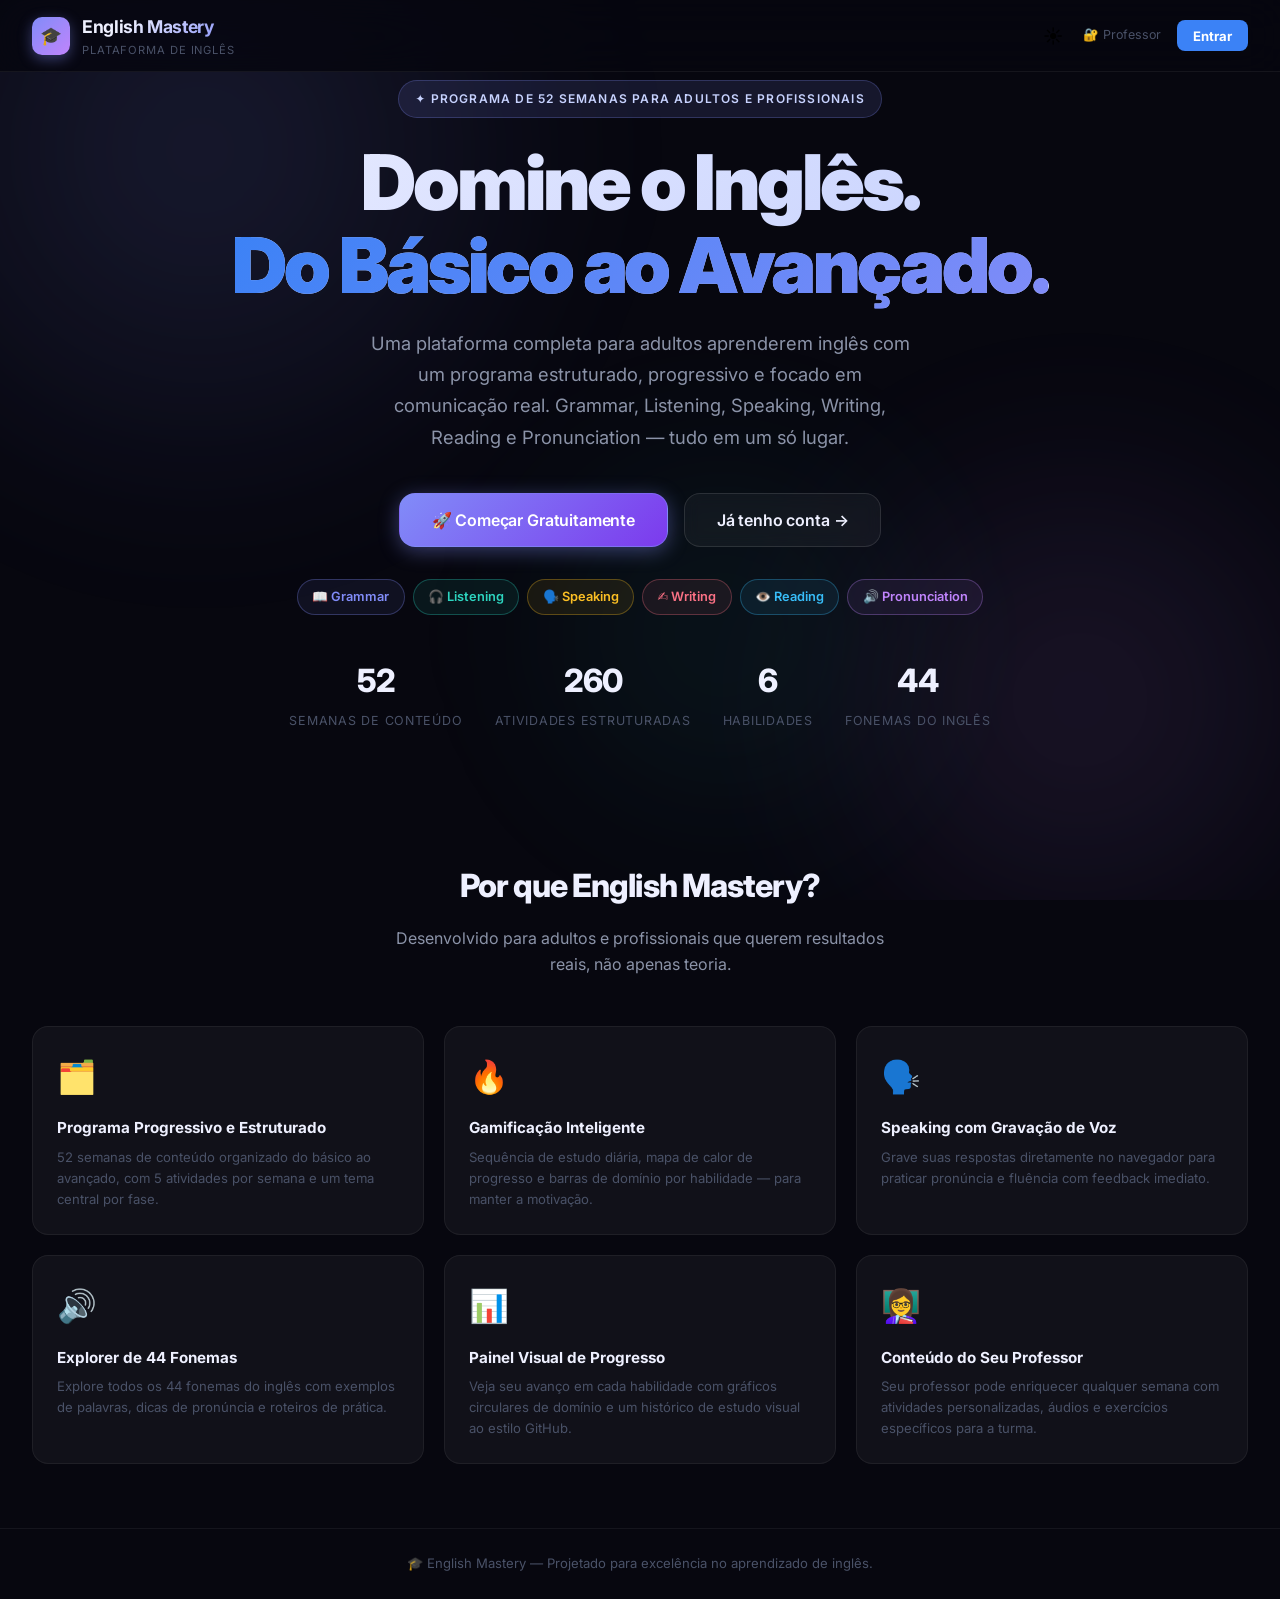
<file: web/index.html>
<!DOCTYPE html>
<html lang="pt-BR">
<head>
  <meta charset="UTF-8">
  <meta name="viewport" content="width=device-width, initial-scale=1.0">
  <meta name="description" content="English Mastery — Plataforma de inglês para adultos e profissionais. Programa estruturado de 52 semanas com Grammar, Listening, Speaking, Writing, Reading e Pronunciation.">
  <title>English Mastery — Aprenda Inglês com Confiança</title>

  <!-- Preconnect for Google Fonts -->
  <link rel="preconnect" href="https://fonts.googleapis.com">
  <link rel="preconnect" href="https://fonts.gstatic.com" crossorigin>
  <link href="https://fonts.googleapis.com/css2?family=Inter:wght@300;400;500;600;700;800;900&display=swap" rel="stylesheet">

  <!-- CSS -->
  <link rel="stylesheet" href="css/main.css">
  <link rel="stylesheet" href="css/components.css">

  <style>
    body { font-family: 'Inter', system-ui, sans-serif; }

    /* ── Login modal ── */
    .login-modal-overlay {
      position: fixed; inset: 0; z-index: 200;
      background: rgba(0,0,0,0.8);
      display: none; align-items: center; justify-content: center;
      padding: 1rem;
      backdrop-filter: blur(4px);
    }
    .login-modal-overlay.active { display: flex; }

    .login-modal {
      background: var(--bg-card, #1A1A23);
      border: 1px solid var(--border-subtle, rgba(255,255,255,0.08));
      border-radius: 20px;
      width: 100%; max-width: 420px;
      padding: 2rem;
      animation: slideUp 0.3s ease-out;
      box-shadow: 0 24px 80px rgba(0,0,0,0.6);
    }

    @keyframes slideUp {
      from { opacity: 0; transform: translateY(20px); }
      to   { opacity: 1; transform: translateY(0); }
    }

    .login-tabs {
      display: flex;
      background: var(--bg-surface, rgba(255,255,255,0.04));
      border-radius: 10px;
      padding: 3px;
      margin-bottom: 1.5rem;
      border: 1px solid var(--border-subtle, rgba(255,255,255,0.06));
    }

    .login-tab {
      flex: 1;
      padding: 0.5rem;
      border-radius: 8px;
      font-size: 0.82rem;
      font-weight: 600;
      text-align: center;
      cursor: pointer;
      transition: all 0.2s;
      color: var(--text-muted);
      border: none;
      background: transparent;
    }

    .login-tab.active {
      background: var(--accent);
      color: white;
    }

    .btn-login {
      width: 100%;
      padding: 0.75rem 1.5rem;
      border-radius: 10px;
      font-size: 0.9rem;
      font-weight: 700;
      background: var(--accent);
      color: white;
      border: none;
      cursor: pointer;
      transition: all 0.2s;
      letter-spacing: 0.01em;
      margin-top: 0.5rem;
    }

    .btn-login:hover { opacity: 0.9; transform: translateY(-1px); }
    .btn-login:active { transform: translateY(0); }
    .btn-login:disabled { opacity: 0.6; cursor: not-allowed; transform: none; }

    /* ── Nav login button ── */
    .nav-login-btn {
      display: inline-flex; align-items: center; gap: 0.5rem;
      padding: 0.45rem 1rem;
      border-radius: 8px;
      background: var(--accent);
      color: white;
      font-size: 0.82rem;
      font-weight: 700;
      border: none;
      cursor: pointer;
      transition: all 0.2s;
    }
    .nav-login-btn:hover { opacity: 0.9; transform: translateY(-1px); }

    /* ── Marketing hero specific ── */
    .features-grid {
      display: grid;
      grid-template-columns: repeat(3, 1fr);
      gap: 1.25rem;
    }
    @media (max-width: 768px) {
      .features-grid { grid-template-columns: 1fr; }
    }

    .feature-card {
      background: var(--bg-card);
      border: 1px solid var(--border-subtle);
      border-radius: 16px;
      padding: 1.5rem;
      transition: all 0.25s;
    }
    .feature-card:hover {
      border-color: var(--border-default);
      transform: translateY(-4px);
      box-shadow: 0 12px 40px rgba(0,0,0,0.3);
    }

    .feature-icon {
      font-size: 2rem;
      margin-bottom: 0.75rem;
    }

    .feature-title {
      font-size: 0.95rem;
      font-weight: 700;
      color: var(--text-primary);
      margin-bottom: 0.4rem;
    }

    .feature-desc {
      font-size: 0.82rem;
      color: var(--text-muted);
      line-height: 1.6;
    }

    /* Skill pills row */
    .skills-pills {
      display: flex;
      flex-wrap: wrap;
      gap: 0.5rem;
      justify-content: center;
      margin: 2rem 0;
    }

    .skill-pill {
      display: inline-flex; align-items: center; gap: 0.4rem;
      padding: 0.4rem 0.9rem;
      border-radius: 100px;
      font-size: 0.8rem;
      font-weight: 600;
      border: 1px solid;
      transition: all 0.2s;
      cursor: default;
    }

    .error-msg {
      color: #FB7185;
      font-size: 0.78rem;
      min-height: 1rem;
      margin-top: 0.25rem;
    }

    /* Light mode support */
    [data-theme="light"] .login-modal {
      background: #FFFFFF;
      border-color: #E4E4E7;
    }
    [data-theme="light"] .login-tabs {
      background: #F4F4F5;
      border-color: #E4E4E7;
    }
    [data-theme="light"] .feature-card {
      background: white;
      border-color: #E4E4E7;
    }
    [data-theme="light"] .feature-card:hover {
      border-color: #D4D4D8;
      box-shadow: 0 12px 40px rgba(0,0,0,0.08);
    }
  </style>
</head>

<body>
  <!-- Background -->
  <div class="bg-mesh" aria-hidden="true">
    <div class="bg-orb bg-orb-1"></div>
    <div class="bg-orb bg-orb-2"></div>
    <div class="bg-orb bg-orb-3"></div>
  </div>

  <!-- ══ NAVBAR ══════════════════════════════════════════════ -->
  <nav class="navbar" role="navigation" aria-label="Navegação principal">
    <div class="navbar-inner">
      <a href="index.html" class="navbar-logo">
        <div class="navbar-logo-icon" aria-hidden="true">🎓</div>
        <div>
          <div class="navbar-brand">English Mastery</div>
          <div class="navbar-sub">Plataforma de Inglês</div>
        </div>
      </a>

      <div style="display:flex; align-items:center; gap:1rem;">
        <!-- Theme toggle -->
        <button
          data-theme-toggle
          onclick="Theme.toggle()"
          style="background:none; border:none; cursor:pointer; font-size:1.2rem; padding:0.25rem; border-radius:8px; transition:opacity 0.2s;"
          aria-label="Alternar tema">
          <span data-theme-icon>☀️</span>
        </button>

        <a href="teacher.html" style="font-size:0.78rem; color:var(--text-muted); text-decoration:none; display:flex; align-items:center; gap:0.3rem;">
          🔐 Professor
        </a>

        <button class="nav-login-btn" onclick="openLoginModal('login')" id="nav-login-btn">
          Entrar
        </button>
      </div>
    </div>
  </nav>

  <!-- ══ HERO ════════════════════════════════════════════════ -->
  <section class="hero" role="banner" style="padding-top: 5rem;">
    <div class="container">

      <!-- Eyebrow tag -->
      <div class="hero-eyebrow" aria-label="Programa de inglês">
        ✦ Programa de 52 Semanas para Adultos e Profissionais
      </div>

      <!-- Hero title (PT-BR) -->
      <h1 class="hero-title">
        Domine o Inglês.<br>
        <span style="background: linear-gradient(135deg, #3B82F6 0%, #818CF8 100%); -webkit-background-clip:text; -webkit-text-fill-color:transparent; background-clip:text;">
          Do Básico ao Avançado.
        </span>
      </h1>

      <p class="hero-subtitle">
        Uma plataforma completa para adultos aprenderem inglês com um programa estruturado, progressivo e focado em comunicação real. Grammar, Listening, Speaking, Writing, Reading e Pronunciation — tudo em um só lugar.
      </p>

      <!-- CTA buttons -->
      <div style="display:flex; gap:1rem; justify-content:center; flex-wrap:wrap; margin-top: 2rem;">
        <button class="btn btn-primary btn-lg" onclick="openLoginModal('register')" id="cta-start-btn">
          🚀 Começar Gratuitamente
        </button>
        <button class="btn btn-secondary btn-lg" onclick="openLoginModal('login')">
          Já tenho conta →
        </button>
      </div>

      <!-- Skill pills -->
      <div class="skills-pills" aria-label="Habilidades cobertas">
        <span class="skill-pill" style="color:#818CF8; border-color:rgba(129,140,248,0.3); background:rgba(129,140,248,0.08)">📖 Grammar</span>
        <span class="skill-pill" style="color:#2DD4BF; border-color:rgba(45,212,191,0.3); background:rgba(45,212,191,0.08)">🎧 Listening</span>
        <span class="skill-pill" style="color:#FBBF24; border-color:rgba(251,191,36,0.3); background:rgba(251,191,36,0.08)">🗣️ Speaking</span>
        <span class="skill-pill" style="color:#FB7185; border-color:rgba(251,113,133,0.3); background:rgba(251,113,133,0.08)">✍️ Writing</span>
        <span class="skill-pill" style="color:#38BDF8; border-color:rgba(56,189,248,0.3); background:rgba(56,189,248,0.08)">👁️ Reading</span>
        <span class="skill-pill" style="color:#C084FC; border-color:rgba(192,132,252,0.3); background:rgba(192,132,252,0.08)">🔊 Pronunciation</span>
      </div>

      <!-- Stats -->
      <div class="hero-stats" aria-label="Estatísticas da plataforma">
        <div class="hero-stat">
          <div class="hero-stat-number">52</div>
          <div class="hero-stat-label">Semanas de Conteúdo</div>
        </div>
        <div class="hero-stat">
          <div class="hero-stat-number">260</div>
          <div class="hero-stat-label">Atividades Estruturadas</div>
        </div>
        <div class="hero-stat">
          <div class="hero-stat-number">6</div>
          <div class="hero-stat-label">Habilidades</div>
        </div>
        <div class="hero-stat">
          <div class="hero-stat-number">44</div>
          <div class="hero-stat-label">Fonemas do Inglês</div>
        </div>
      </div>
    </div>
  </section>

  <!-- ══ FEATURES SECTION ════════════════════════════════════ -->
  <section style="padding: 4rem 0; position:relative; z-index:1;">
    <div class="container">

      <div class="section-header">
        <h2 class="section-title">Por que English Mastery?</h2>
        <p class="section-subtitle">
          Desenvolvido para adultos e profissionais que querem resultados reais, não apenas teoria.
        </p>
      </div>

      <div class="features-grid">

        <div class="feature-card">
          <div class="feature-icon">🗂️</div>
          <div class="feature-title">Programa Progressivo e Estruturado</div>
          <div class="feature-desc">52 semanas de conteúdo organizado do básico ao avançado, com 5 atividades por semana e um tema central por fase.</div>
        </div>

        <div class="feature-card">
          <div class="feature-icon">🔥</div>
          <div class="feature-title">Gamificação Inteligente</div>
          <div class="feature-desc">Sequência de estudo diária, mapa de calor de progresso e barras de domínio por habilidade — para manter a motivação.</div>
        </div>

        <div class="feature-card">
          <div class="feature-icon">🗣️</div>
          <div class="feature-title">Speaking com Gravação de Voz</div>
          <div class="feature-desc">Grave suas respostas diretamente no navegador para praticar pronúncia e fluência com feedback imediato.</div>
        </div>

        <div class="feature-card">
          <div class="feature-icon">🔊</div>
          <div class="feature-title">Explorer de 44 Fonemas</div>
          <div class="feature-desc">Explore todos os 44 fonemas do inglês com exemplos de palavras, dicas de pronúncia e roteiros de prática.</div>
        </div>

        <div class="feature-card">
          <div class="feature-icon">📊</div>
          <div class="feature-title">Painel Visual de Progresso</div>
          <div class="feature-desc">Veja seu avanço em cada habilidade com gráficos circulares de domínio e um histórico de estudo visual ao estilo GitHub.</div>
        </div>

        <div class="feature-card">
          <div class="feature-icon">👩‍🏫</div>
          <div class="feature-title">Conteúdo do Seu Professor</div>
          <div class="feature-desc">Seu professor pode enriquecer qualquer semana com atividades personalizadas, áudios e exercícios específicos para a turma.</div>
        </div>

      </div>
    </div>
  </section>

  <!-- ══ FOOTER ══════════════════════════════════════════════ -->
  <footer class="footer">
    <div class="container">
      <p>🎓 English Mastery — Projetado para excelência no aprendizado de inglês.</p>
    </div>
  </footer>

  <!-- ══════════════════════════════════════════════════════════
       LOGIN / REGISTER MODAL
  ══════════════════════════════════════════════════════════ -->
  <div class="login-modal-overlay" id="login-modal-overlay" role="dialog" aria-modal="true" aria-labelledby="login-modal-title">
    <div class="login-modal">

      <!-- Close -->
      <button onclick="closeLoginModal()"
        style="position:absolute; top:1rem; right:1rem; background:none; border:none; cursor:pointer; font-size:1.2rem; color:var(--text-muted); padding:0.25rem;"
        aria-label="Fechar">✕</button>

      <!-- Logo -->
      <div style="text-align:center; margin-bottom:1.25rem;">
        <div style="font-size:2rem; margin-bottom:0.25rem;">🎓</div>
        <h1 id="login-modal-title" style="font-size:1.15rem; font-weight:800; color:var(--text-primary); letter-spacing:-0.02em;">
          English Mastery
        </h1>
        <p style="font-size:0.78rem; color:var(--text-muted); margin-top:0.2rem;">Acesso do Aluno</p>
      </div>

      <!-- Tabs -->
      <div class="login-tabs" role="tablist">
        <button class="login-tab active" id="tab-login" role="tab" aria-selected="true" onclick="switchTab('login')">
          Entrar
        </button>
        <button class="login-tab" id="tab-register" role="tab" aria-selected="false" onclick="switchTab('register')">
          Criar Conta
        </button>
      </div>

      <!-- LOGIN FORM -->
      <form id="login-form" novalidate>
        <div class="form-group">
          <label class="form-label" for="login-username">Usuário</label>
          <input class="form-input" type="text" id="login-username"
            placeholder="seu_usuario" autocomplete="username" required>
        </div>
        <div class="form-group">
          <label class="form-label" for="login-password">Senha</label>
          <input class="form-input" type="password" id="login-password"
            placeholder="••••••••" autocomplete="current-password" required>
        </div>
        <div class="error-msg" id="login-error" role="alert"></div>
        <button type="submit" class="btn-login" id="login-btn">Entrar →</button>
      </form>

      <!-- REGISTER FORM -->
      <form id="register-form" style="display:none;" novalidate>
        <div class="form-group">
          <label class="form-label" for="reg-name">Nome Completo</label>
          <input class="form-input" type="text" id="reg-name"
            placeholder="Seu Nome" autocomplete="name" required>
        </div>
        <div class="form-row" style="display:grid; grid-template-columns:1fr 1fr; gap:0.75rem;">
          <div class="form-group">
            <label class="form-label" for="reg-username">Usuário</label>
            <input class="form-input" type="text" id="reg-username"
              placeholder="seu_usuario" autocomplete="username" required>
          </div>
          <div class="form-group">
            <label class="form-label" for="reg-class">Código da Turma</label>
            <input class="form-input" type="text" id="reg-class"
              placeholder="Ex: TURMA2025" autocomplete="off" maxlength="20">
          </div>
        </div>
        <div class="form-group">
          <label class="form-label" for="reg-password">Senha</label>
          <input class="form-input" type="password" id="reg-password"
            placeholder="Mínimo 4 caracteres" autocomplete="new-password" required>
        </div>
        <div class="error-msg" id="register-error" role="alert"></div>
        <button type="submit" class="btn-login" id="register-btn">Criar Conta →</button>
      </form>

      <!-- Switch hint -->
      <p id="switch-hint" style="text-align:center; font-size:0.78rem; color:var(--text-muted); margin-top:1rem;">
        Não tem conta?
        <button onclick="switchTab('register')" style="background:none; border:none; cursor:pointer; color:var(--accent); font-weight:600; font-size:0.78rem; padding:0;">
          Criar agora
        </button>
      </p>
    </div>
  </div>

  <!-- ══ SCRIPTS ═════════════════════════════════════════════ -->
  <script src="js/theme.js"></script>
  <script src="js/auth.js"></script>

  <script>
    // Init theme
    Theme.init();

    // Redirect if already logged in
    if (Auth.isLoggedIn()) {
      const user = Auth.getCurrentUser();
      if (user) {
        if (user.role === 'student') window.location.href = 'dashboard.html';
        else if (user.role === 'teacher') window.location.href = 'teacher.html';
        else if (user.role === 'coordinator') window.location.href = 'coordinator.html';
      }
    }

    // ── Modal ─────────────────────────────────────────────────
    function openLoginModal(tab = 'login') {
      document.getElementById('login-modal-overlay').classList.add('active');
      switchTab(tab);
    }

    function closeLoginModal() {
      document.getElementById('login-modal-overlay').classList.remove('active');
      clearErrors();
    }

    document.getElementById('login-modal-overlay')?.addEventListener('click', e => {
      if (e.target.id === 'login-modal-overlay') closeLoginModal();
    });

    document.addEventListener('keydown', e => {
      if (e.key === 'Escape') closeLoginModal();
    });

    // ── Tab switch ────────────────────────────────────────────
    function switchTab(tab) {
      const isLogin = tab === 'login';

      document.getElementById('login-form').style.display    = isLogin ? '' : 'none';
      document.getElementById('register-form').style.display = isLogin ? 'none' : '';
      document.getElementById('tab-login').classList.toggle('active', isLogin);
      document.getElementById('tab-register').classList.toggle('active', !isLogin);

      const hint = document.getElementById('switch-hint');
      if (hint) {
        hint.innerHTML = isLogin
          ? `Não tem conta? <button onclick="switchTab('register')" style="background:none;border:none;cursor:pointer;color:var(--accent);font-weight:600;font-size:0.78rem;padding:0;">Criar agora</button>`
          : `Já tem conta? <button onclick="switchTab('login')" style="background:none;border:none;cursor:pointer;color:var(--accent);font-weight:600;font-size:0.78rem;padding:0;">Entrar</button>`;
      }

      clearErrors();
    }

    function clearErrors() {
      document.getElementById('login-error').textContent    = '';
      document.getElementById('register-error').textContent = '';
    }

    // ── Login ─────────────────────────────────────────────────
    document.getElementById('login-form')?.addEventListener('submit', async e => {
      e.preventDefault();
      const btn = document.getElementById('login-btn');
      const err = document.getElementById('login-error');
      btn.disabled = true;
      btn.textContent = 'Entrando...';
      err.textContent = '';

      try {
        const user = await Auth.login({
          username: document.getElementById('login-username').value,
          password: document.getElementById('login-password').value,
        });
        if (user.role === 'student') window.location.href = 'dashboard.html';
        else if (user.role === 'teacher') window.location.href = 'teacher.html';
        else if (user.role === 'coordinator') window.location.href = 'coordinator.html';
      } catch (ex) {
        err.textContent = ex.message;
        btn.disabled = false;
        btn.textContent = 'Entrar →';
      }
    });

    // ── Register ──────────────────────────────────────────────
    document.getElementById('register-form')?.addEventListener('submit', async e => {
      e.preventDefault();
      const btn = document.getElementById('register-btn');
      const err = document.getElementById('register-error');
      btn.disabled = true;
      btn.textContent = 'Criando conta...';
      err.textContent = '';

      try {
        await Auth.register({
          displayName: document.getElementById('reg-name').value,
          username:    document.getElementById('reg-username').value,
          password:    document.getElementById('reg-password').value,
          classCode:   document.getElementById('reg-class').value,
        });
        window.location.href = 'dashboard.html';
      } catch (ex) {
        err.textContent = ex.message;
        btn.disabled = false;
        btn.textContent = 'Criar Conta →';
      }
    });
  </script>
</body>
</html>
</file>
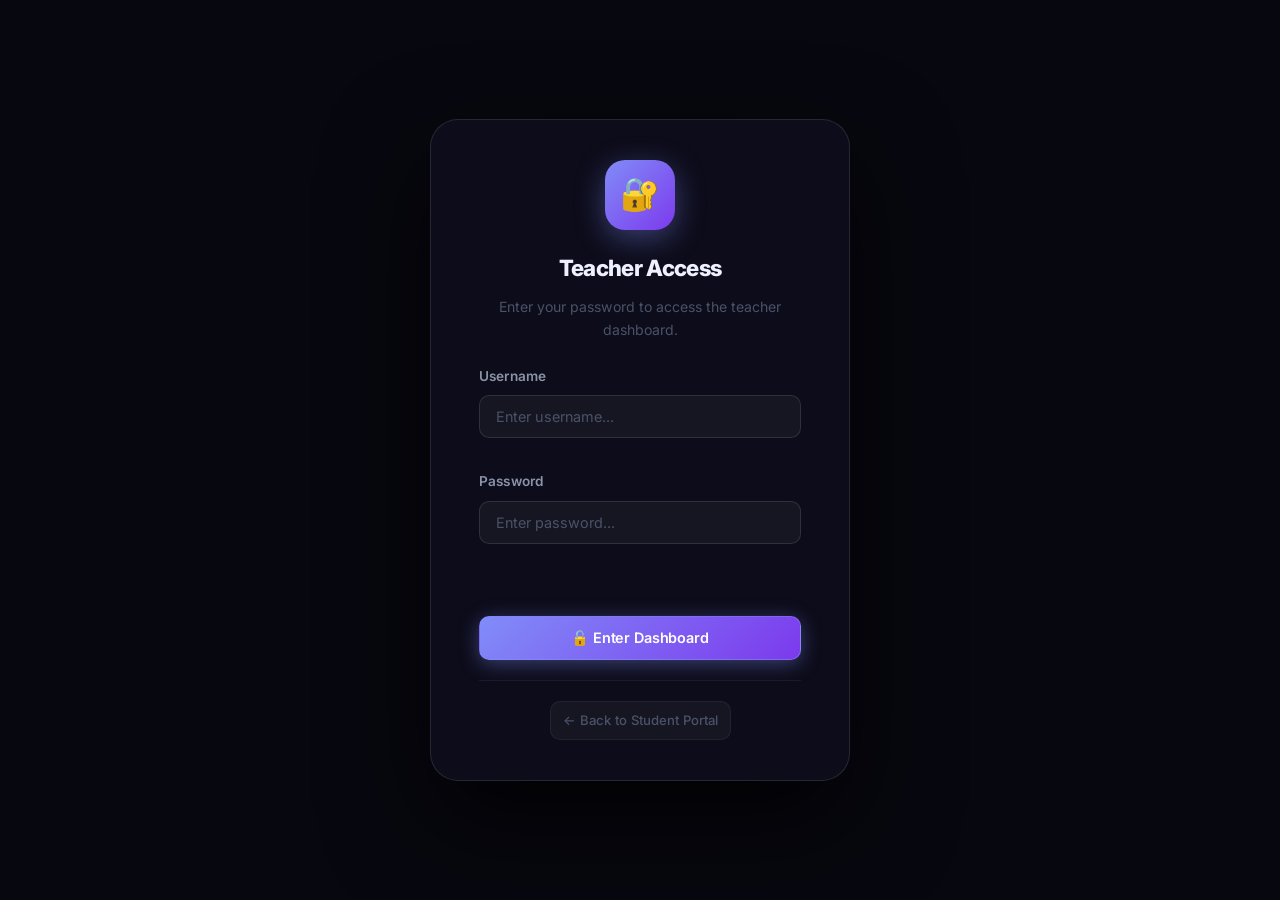
<file: web/teacher.html>
<!DOCTYPE html>
<html lang="en">
<head>
  <meta charset="UTF-8">
  <meta name="viewport" content="width=device-width, initial-scale=1.0">
  <meta name="description" content="English Mastery — Teacher Dashboard. Create and manage English class activities for your students.">
  <title>Teacher Dashboard — English Mastery</title>

  <!-- Preconnect for Google Fonts -->
  <link rel="preconnect" href="https://fonts.googleapis.com">
  <link rel="preconnect" href="https://fonts.gstatic.com" crossorigin>

  <!-- CSS -->
  <link rel="stylesheet" href="css/main.css">
  <link rel="stylesheet" href="css/components.css">

  <style>
    /* ── Password Gate ── */
    .password-gate {
      position: fixed;
      inset: 0;
      z-index: 500;
      display: flex;
      align-items: center;
      justify-content: center;
      background: var(--bg-base);
    }

    /* ── Dashboard Layout ── */
    #dashboard-wrapper {
      display: none;
      min-height: 100vh;
    }

    /* ── Upload Form ── */
    .form-section {
      background: var(--bg-card);
      border: 1px solid var(--border-subtle);
      border-radius: var(--r-xl);
      padding: var(--sp-6);
      margin-bottom: var(--sp-8);
    }

    .form-section-title {
      font-size: 1rem;
      font-weight: 700;
      color: var(--text-primary);
      letter-spacing: -0.02em;
      margin-bottom: var(--sp-5);
      display: flex;
      align-items: center;
      gap: var(--sp-2);
    }

    .form-row {
      display: grid;
      grid-template-columns: 1fr 1fr;
      gap: var(--sp-4);
    }

    @media (max-width: 640px) {
      .form-row { grid-template-columns: 1fr; }
    }

    /* ── Skill color dots in sidebar ── */
    .area-dot {
      width: 8px; height: 8px;
      border-radius: 50%;
      flex-shrink: 0;
    }
    .dot-grammar       { background: var(--grammar-color); }
    .dot-listening     { background: var(--listening-color); }
    .dot-speaking      { background: var(--speaking-color); }
    .dot-writing       { background: var(--writing-color); }
    .dot-reading       { background: var(--reading-color); }
    .dot-pronunciation { background: var(--pronunciation-color); }

    /* ── Publish checkbox ── */
    .publish-row {
      display: flex;
      align-items: center;
      gap: var(--sp-3);
      padding: var(--sp-3) var(--sp-4);
      background: var(--bg-surface);
      border: 1px solid var(--border-subtle);
      border-radius: var(--r-md);
      cursor: pointer;
    }

    .publish-row input[type="checkbox"] {
      width: 18px; height: 18px;
      accent-color: var(--grammar-color);
      cursor: pointer;
    }

    .publish-label {
      font-size: 0.9rem;
      font-weight: 500;
      color: var(--text-primary);
    }

    .publish-hint {
      font-size: 0.78rem;
      color: var(--text-muted);
    }

    /* ── Activity list section ── */
    .list-section {
      background: var(--bg-card);
      border: 1px solid var(--border-subtle);
      border-radius: var(--r-xl);
      padding: var(--sp-6);
    }

    .list-section-title {
      font-size: 1rem;
      font-weight: 700;
      color: var(--text-primary);
      margin-bottom: var(--sp-5);
      display: flex;
      align-items: center;
      gap: var(--sp-2);
    }

    /* ── Back link ── */
    .back-link {
      display: inline-flex;
      align-items: center;
      gap: var(--sp-2);
      font-size: 0.82rem;
      font-weight: 500;
      color: var(--text-muted);
      padding: var(--sp-2) var(--sp-3);
      border-radius: var(--r-md);
      border: 1px solid var(--border-subtle);
      transition: all var(--t-fast);
      background: var(--bg-card);
    }

    .back-link:hover {
      color: var(--text-primary);
      border-color: var(--border-default);
      background: var(--bg-card-hover);
    }

    /* ── Info tip box ── */
    .tip-box {
      background: rgba(129,140,248,0.08);
      border: 1px solid rgba(129,140,248,0.2);
      border-radius: var(--r-md);
      padding: var(--sp-3) var(--sp-4);
      font-size: 0.82rem;
      color: var(--grammar-light);
      margin-bottom: var(--sp-6);
    }

    /* ── Stats minibar ── */
    .stats-minibar {
      display: flex;
      flex-wrap: wrap;
      gap: var(--sp-2);
      margin-bottom: var(--sp-5);
    }

    .stats-mini-item {
      display: flex;
      align-items: center;
      gap: var(--sp-2);
      background: var(--bg-card);
      border: 1px solid var(--border-subtle);
      border-radius: var(--r-md);
      padding: var(--sp-2) var(--sp-3);
      font-size: 0.82rem;
      color: var(--text-secondary);
      cursor: pointer;
      transition: all var(--t-fast);
    }

    .stats-mini-item:hover {
      background: var(--bg-card-hover);
      border-color: var(--border-default);
    }

    .stats-mini-num {
      font-weight: 700;
      color: var(--text-primary);
    }
  </style>
</head>

<body>

  <!-- Background -->
  <div class="bg-mesh" aria-hidden="true">
    <div class="bg-orb bg-orb-1"></div>
    <div class="bg-orb bg-orb-2"></div>
    <div class="bg-orb bg-orb-3"></div>
  </div>

  <!-- ══════════════════════════════════════════════════════════
       PASSWORD GATE
  ══════════════════════════════════════════════════════════ -->
  <div id="password-gate" class="password-gate">
    <div class="password-card">
      <div class="password-icon" aria-hidden="true">🔐</div>
      <h1 style="font-size:1.4rem; font-weight:800; letter-spacing:-0.03em; margin-bottom:var(--sp-2);">
        Teacher Access
      </h1>
      <p style="font-size:0.88rem; color:var(--text-muted); margin-bottom:var(--sp-6);">
        Enter your password to access the teacher dashboard.
      </p>

      <form id="password-form" style="display: flex; flex-direction: column; gap: var(--sp-3); text-align:left;">
        <div class="form-group">
          <label class="form-label" for="teacher-username">Username</label>
          <input type="text" id="teacher-username" class="form-input" placeholder="Enter username..." required>
        </div>
        <div class="form-group">
          <label class="form-label" for="password-input">Password</label>
          <input type="password" id="password-input" class="form-input" placeholder="Enter password..." required>
        </div>
        <div id="password-error" style="color:var(--writing-color); font-size:0.78rem; min-height:1rem; margin-top:var(--sp-1);"></div>
        <button type="submit" class="btn btn-primary w-full" style="margin-top:var(--sp-2);">
          🔓 Enter Dashboard
        </button>
      </form>

      <div style="margin-top:var(--sp-5); padding-top:var(--sp-5); border-top:1px solid var(--border-subtle);">
        <a href="index.html" class="back-link" style="display:inline-flex;">
          ← Back to Student Portal
        </a>
      </div>
    </div>
  </div>

  <!-- ══════════════════════════════════════════════════════════
       DASHBOARD
  ══════════════════════════════════════════════════════════ -->
  <div id="dashboard-wrapper" class="dashboard-layout">

    <!-- ── NAVBAR ──────────────────────────────────────────── -->
    <nav class="navbar" role="navigation" aria-label="Teacher navigation">
      <div class="navbar-inner">
        <div style="display:flex; align-items:center; gap:var(--sp-4);">
          <div class="navbar-logo">
            <div class="navbar-logo-icon" aria-hidden="true">🎓</div>
            <div>
              <div class="navbar-brand">English Mastery</div>
              <div class="navbar-sub">Teacher Dashboard</div>
            </div>
          </div>
        </div>

        <div style="display:flex; align-items:center; gap:var(--sp-3);">
          <!-- Theme toggle -->
          <button
            data-theme-toggle
            onclick="Theme.toggle()"
            style="background:none; border:none; cursor:pointer; font-size:1.2rem; padding:0.25rem; border-radius:8px; transition:opacity 0.2s;"
            aria-label="Alternar tema">
            <span data-theme-icon>☀️</span>
          </button>

          <a href="index.html" class="back-link hide-mobile">
            👁️ View as Student
          </a>
          <button class="btn btn-ghost btn-sm" onclick="logout()">
            🚪 Logout
          </button>
        </div>
      </div>
    </nav>

    <!-- ── SIDEBAR ─────────────────────────────────────────── -->
    <aside class="sidebar" role="complementary" aria-label="Area navigation">
      <!-- Section Selection -->
      <div class="sidebar-section" style="margin-bottom: var(--sp-4); border-bottom: 1px solid var(--border-subtle); padding-bottom: var(--sp-4);">
        <div class="sidebar-label">Dashboard Section</div>
        <div class="sidebar-nav-item active" id="tab-btn-custom" onclick="switchMainTab('custom')" role="button" tabindex="0">
          <div class="sidebar-nav-item-left">
            <span class="sidebar-nav-icon">📝</span>
            Custom Activities
          </div>
        </div>
        <div class="sidebar-nav-item" id="tab-btn-curriculum" onclick="switchMainTab('curriculum')" role="button" tabindex="0">
          <div class="sidebar-nav-item-left">
            <span class="sidebar-nav-icon">📅</span>
            52-Week Program
          </div>
        </div>
        <div class="sidebar-nav-item" id="tab-btn-students" onclick="switchMainTab('students')" role="button" tabindex="0">
          <div class="sidebar-nav-item-left">
            <span class="sidebar-nav-icon">👥</span>
            My Students
          </div>
        </div>
      </div>

      <!-- Custom Activities Filter Group -->
      <div id="sidebar-custom-group">
        <div class="sidebar-section">
          <div class="sidebar-label">Skill Areas</div>

          <div class="sidebar-nav-item active" data-area="all" onclick="sidebarFilter('all')" role="button" tabindex="0">
            <div class="sidebar-nav-item-left">
              <span class="sidebar-nav-icon">📋</span>
              All Activities
          </div>
          <span class="sidebar-count" id="sidebar-count-all">0</span>
        </div>

        <div class="sidebar-nav-item" data-area="grammar" onclick="sidebarFilter('grammar')" role="button" tabindex="0">
          <div class="sidebar-nav-item-left">
            <span class="sidebar-nav-icon">📖</span>
            Grammar
          </div>
          <span class="sidebar-count" id="sidebar-count-grammar">0</span>
        </div>

        <div class="sidebar-nav-item" data-area="listening" onclick="sidebarFilter('listening')" role="button" tabindex="0">
          <div class="sidebar-nav-item-left">
            <span class="sidebar-nav-icon">🎧</span>
            Listening
          </div>
          <span class="sidebar-count" id="sidebar-count-listening">0</span>
        </div>

        <div class="sidebar-nav-item" data-area="speaking" onclick="sidebarFilter('speaking')" role="button" tabindex="0">
          <div class="sidebar-nav-item-left">
            <span class="sidebar-nav-icon">🗣️</span>
            Speaking
          </div>
          <span class="sidebar-count" id="sidebar-count-speaking">0</span>
        </div>

        <div class="sidebar-nav-item" data-area="writing" onclick="sidebarFilter('writing')" role="button" tabindex="0">
          <div class="sidebar-nav-item-left">
            <span class="sidebar-nav-icon">✍️</span>
            Writing
          </div>
          <span class="sidebar-count" id="sidebar-count-writing">0</span>
        </div>

        <div class="sidebar-nav-item" data-area="reading" onclick="sidebarFilter('reading')" role="button" tabindex="0">
          <div class="sidebar-nav-item-left">
            <span class="sidebar-nav-icon">👁️</span>
            Reading
          </div>
          <span class="sidebar-count" id="sidebar-count-reading">0</span>
        </div>

        <div class="sidebar-nav-item" data-area="pronunciation" onclick="sidebarFilter('pronunciation')" role="button" tabindex="0">
          <div class="sidebar-nav-item-left">
            <span class="sidebar-nav-icon">🔊</span>
            Pronunciation
          </div>
          <span class="sidebar-count" id="sidebar-count-pronunciation">0</span>
        </div>
      </div>

      <!-- Sidebar Stats -->
      <div class="sidebar-section">
        <div class="sidebar-label">Published Activities</div>
        <div style="display:flex; flex-direction:column; gap:var(--sp-2); padding:0 var(--sp-2);">
          <div style="display:flex; justify-content:space-between; font-size:0.82rem;">
            <span style="color:var(--text-muted);">📖 Grammar</span>
            <span id="stat-grammar" style="font-weight:700; color:var(--grammar-color);">0</span>
          </div>
          <div style="display:flex; justify-content:space-between; font-size:0.82rem;">
            <span style="color:var(--text-muted);">🎧 Listening</span>
            <span id="stat-listening" style="font-weight:700; color:var(--listening-color);">0</span>
          </div>
          <div style="display:flex; justify-content:space-between; font-size:0.82rem;">
            <span style="color:var(--text-muted);">🗣️ Speaking</span>
            <span id="stat-speaking" style="font-weight:700; color:var(--speaking-color);">0</span>
          </div>
          <div style="display:flex; justify-content:space-between; font-size:0.82rem;">
            <span style="color:var(--text-muted);">✍️ Writing</span>
            <span id="stat-writing" style="font-weight:700; color:var(--writing-color);">0</span>
          </div>
          <div style="display:flex; justify-content:space-between; font-size:0.82rem;">
            <span style="color:var(--text-muted);">👁️ Reading</span>
            <span id="stat-reading" style="font-weight:700; color:var(--reading-color);">0</span>
          </div>
          <div style="display:flex; justify-content:space-between; font-size:0.82rem;">
            <span style="color:var(--text-muted);">🔊 Pronunciation</span>
            <span id="stat-pronunciation" style="font-weight:700; color:var(--pronunciation-color);">0</span>
          </div>
        </div>
      </div>
      </div><!-- /#sidebar-custom-group -->

      <!-- Quick tip -->
      <div class="sidebar-section">
        <div class="tip-box" style="font-size:0.78rem; margin-bottom:0;">
          💡 Use the toggle switch on each activity to publish or unpublish it for students.
        </div>
      </div>
    </aside>

    <!-- ── MAIN CONTENT ────────────────────────────────────── -->
    <main class="dashboard-main" role="main">
      <div id="view-custom">
        <div class="dashboard-header">
          <h1 class="dashboard-title">Activity Manager</h1>
          <p class="dashboard-subtitle">Create, edit and publish activities for your students.</p>
        </div>

      <!-- ── ACTIVITY UPLOAD FORM ─────────────────────────── -->
      <section class="form-section" aria-label="Create new activity">
        <h2 class="form-section-title" id="form-section-title">➕ New Activity</h2>

        <form id="activity-form" novalidate>

          <!-- Row 1: Area + Type -->
          <div class="form-row" style="margin-bottom: var(--sp-3);">
            <div class="form-group">
              <label class="form-label" for="form-area">Skill Area <span>*</span></label>
              <select class="form-select" id="form-area" required>
                <option value="">Select area...</option>
                <!-- Options added by teacher.js -->
              </select>
            </div>
            <div class="form-group">
              <label class="form-label" for="form-type">Activity Type</label>
              <select class="form-select" id="form-type">
                <option value="text">📝 Text / Exercise</option>
                <option value="audio">🎧 Audio Listening</option>
                <option value="speaking_prompt">🗣️ Speaking Prompt</option>
                <option value="writing_prompt">✍️ Writing Prompt</option>
              </select>
            </div>
          </div>

          <!-- Target Student -->
          <div class="form-group">
            <label class="form-label" for="form-student">Target Student</label>
            <select class="form-select" id="form-student">
              <option value="all">All Students (Global)</option>
              <!-- Loaded dynamically by JS -->
            </select>
          </div>

          <!-- Title -->
          <div class="form-group">
            <label class="form-label" for="form-title">Title <span>*</span></label>
            <input
              class="form-input"
              type="text"
              id="form-title"
              placeholder="e.g. Present Perfect vs. Simple Past"
              required
              maxlength="120"
            >
          </div>

          <!-- Description -->
          <div class="form-group">
            <label class="form-label" for="form-desc">Description / Instructions</label>
            <input
              class="form-input"
              type="text"
              id="form-desc"
              placeholder="Brief instructions for students..."
              maxlength="280"
            >
          </div>

          <!-- Content -->
          <div class="form-group" id="content-group">
            <label class="form-label" id="content-label" for="form-content">Content (supports **bold**, *italic*, • bullets)</label>
            <textarea
              class="form-textarea"
              id="form-content"
              placeholder="Write the activity content here. Use **bold**, *italic*, • for bullet points, and 1. 2. 3. for numbered lists."
              rows="7"
            ></textarea>
            <span class="form-hint">Supports simple markdown: **bold**, *italic*, • bullets, numbered lists.</span>
          </div>

          <!-- Audio Upload (shown only for audio type) -->
          <div class="form-group" id="audio-upload-section" style="display:none;">
            <label class="form-label">Audio File</label>
            <div class="file-upload">
              <input type="file" id="form-audio" accept="audio/*" aria-label="Upload audio file">
              <div class="file-upload-icon" aria-hidden="true">🎵</div>
              <div class="file-upload-text">Click or drag an audio file here</div>
              <div class="file-upload-sub" id="audio-file-name">MP3, WAV, M4A, OGG — Max 20MB recommended</div>
            </div>
            <span class="form-hint">⚠️ Audio is stored in the browser. Large files may slow the page.</span>
          </div>

          <!-- Publish toggle -->
          <div class="form-group">
            <label class="publish-row" for="form-publish">
              <input type="checkbox" id="form-publish">
              <div>
                <div class="publish-label">Publish immediately</div>
                <div class="publish-hint">Students can see published activities. Leave unchecked to save as a draft.</div>
              </div>
            </label>
          </div>

          <!-- Form Actions -->
          <div style="display:flex; gap:var(--sp-3); align-items:center; flex-wrap:wrap;">
            <button type="submit" class="btn btn-primary" id="submit-btn">
              <span id="submit-btn-text">Create Activity</span>
            </button>
            <button type="button" class="btn btn-ghost" id="cancel-edit-btn" onclick="cancelEdit()" style="display:none;">
              ✕ Cancel Edit
            </button>
          </div>

        </form>
      </section>

      <!-- ── ACTIVITY LIST ──────────────────────────────────── -->
      <section class="list-section" aria-label="Activity manager">
        <div class="activity-list-header">
          <h2 class="list-section-title" style="margin-bottom:0;">📋 All Activities</h2>
        </div>

        <!-- Filter bar -->
        <div class="filter-bar" style="margin-bottom:var(--sp-5);" role="group" aria-label="Filter by area">
          <button class="filter-chip active" data-area="all">All</button>
          <button class="filter-chip" data-area="grammar">📖 Grammar</button>
          <button class="filter-chip" data-area="listening">🎧 Listening</button>
          <button class="filter-chip" data-area="speaking">🗣️ Speaking</button>
          <button class="filter-chip" data-area="writing">✍️ Writing</button>
          <button class="filter-chip" data-area="reading">👁️ Reading</button>
          <button class="filter-chip" data-area="pronunciation">🔊 Pronunciation</button>
        </div>

        <!-- List rendered by teacher.js -->
        <div id="activity-list" role="list" aria-live="polite" aria-label="Activity list">
          <div class="empty-state">
            <div class="empty-state-icon">📋</div>
            <div class="empty-state-title">No activities yet</div>
            <div class="empty-state-text">Create your first activity using the form above.</div>
          </div>
        </div><!-- /#activity-list -->
      </section><!-- /.list-section -->
      </div><!-- /#view-custom -->

      <!-- ── CURRICULUM TAB VIEW ── -->
      <div id="view-curriculum" class="hidden">
        <div class="dashboard-header">
          <h1 class="dashboard-title">52-Week Program Manager</h1>
          <p class="dashboard-subtitle">Manage and enrich core activities for the 52-week program.</p>
        </div>

        <section class="list-section">
          <div class="tip-box" style="margin-top: 0; margin-bottom: var(--sp-6);">
            💡 Clique em qualquer semana para editar as atividades dos 5 slots de habilidades. As alterações ficam salvas no navegador.
          </div>
          <div class="curriculum-grid" id="curriculum-weeks-grid">
            <!-- Rendered by JS -->
          </div>
        </section>
      </div>

      <!-- ── MY STUDENTS TAB VIEW ── -->
      <div id="view-students" class="hidden">
        <div class="dashboard-header">
          <h1 class="dashboard-title">My Students & Board Logs</h1>
          <p class="dashboard-subtitle">Track progress, grade submissions, and log diary entries for your students.</p>
        </div>

        <div style="display: grid; grid-template-columns: 280px 1fr; gap: var(--sp-6);">
          <!-- Left: Students List -->
          <div class="list-section" style="padding: var(--sp-4); height: 500px; display: flex; flex-direction: column;">
            <h2 class="list-section-title" style="margin-bottom: var(--sp-3); font-size: 0.9rem;">👥 Student List</h2>
            <div id="teacher-students-list" style="overflow-y: auto; flex: 1; display: flex; flex-direction: column; gap: 4px;">
              <!-- Populated by teacher.js -->
            </div>
          </div>

          <!-- Right: Selected Student Details & Log -->
          <div class="list-section" id="student-detail-panel" style="padding: var(--sp-6); height: 500px; display: flex; flex-direction: column;">
            <div id="no-student-selected" style="margin: auto; text-align: center; color: var(--text-muted);">
              <div style="font-size: 2.5rem; margin-bottom: var(--sp-3);">📓</div>
              <p>Select a student to view their profile, submit grades, and access their board log.</p>
            </div>

            <div id="student-active-detail" class="hidden flex flex-col h-full overflow-hidden">
              <!-- Student Header -->
              <div style="display: flex; justify-content: space-between; align-items: start; border-bottom: 1px solid var(--border-subtle); padding-bottom: var(--sp-4); margin-bottom: var(--sp-4); flex-shrink: 0;">
                <div>
                  <h2 id="active-student-name" style="font-size: 1.2rem; font-weight: 800; color: var(--text-primary);">Student Name</h2>
                  <p id="active-student-meta" style="font-size: 0.82rem; color: var(--text-muted); margin-top: 2px;">@username | Week 1</p>
                </div>
                <div class="filter-bar" style="margin-bottom: 0; display: flex; gap: 4px;">
                  <button class="filter-chip active text-xs" id="sub-tab-btn-submissions" onclick="switchStudentSubTab('submissions')">Submissions</button>
                  <button class="filter-chip text-xs" id="sub-tab-btn-board-log" onclick="switchStudentSubTab('board-log')">Board Log</button>
                </div>
              </div>

              <!-- Content Area: Submissions -->
              <div id="student-sub-tab-submissions" class="flex-1 overflow-y-auto pr-2 space-y-4">
                <h3 style="font-size: 0.9rem; font-weight: 700; color: var(--text-secondary); margin-bottom: var(--sp-3);">Completed Activities</h3>
                <div id="student-submissions-list" class="space-y-3">
                  <!-- Load student progress list -->
                </div>
              </div>

              <!-- Content Area: Board Log -->
              <div id="student-sub-tab-board-log" class="hidden flex-1 flex flex-col overflow-hidden">
                <div class="flex-1 overflow-y-auto pr-2 space-y-4 mb-4" id="student-board-log-entries">
                  <!-- Load log entries -->
                </div>
                <form id="add-board-log-form" style="display: flex; gap: var(--sp-3); align-items: end; border-t: 1px solid var(--border-subtle); padding-top: var(--sp-3); flex-shrink: 0;">
                  <div style="flex: 1;">
                    <label class="form-label" for="board-log-content">New Diary / Progress Entry</label>
                    <textarea id="board-log-content" placeholder="Enter session notes, homework, grammar feedback, next steps..." class="form-textarea" rows="2" style="padding: 0.5rem;" required></textarea>
                  </div>
                  <button type="submit" class="btn btn-primary" style="padding: 0.5rem 1rem; font-size: 0.85rem; height: 38px;">Add Log</button>
                </form>
              </div>
            </div>
          </div>
        </div>
      </div>

    </main>
  </div><!-- /#dashboard-wrapper -->

  <!-- ══ DELETE CONFIRM MODAL ══════════════════════════════ -->
  <div class="modal-overlay" id="overlay-delete-modal" role="dialog" aria-modal="true" aria-labelledby="delete-modal-title">
    <div class="modal modal-sm">
      <div class="modal-header">
        <div class="modal-title">
          <span>🗑️</span>
          <span id="delete-modal-title">Delete Activity?</span>
        </div>
        <button class="modal-close" onclick="closeDeleteModal()" aria-label="Cancel">✕</button>
      </div>
      <div class="modal-body">
        <p style="font-size:0.9rem; color:var(--text-secondary); line-height:1.6;">
          This action is permanent and cannot be undone. The activity will be removed from the student portal immediately.
        </p>
      </div>
      <div class="modal-footer">
        <button class="btn btn-ghost" onclick="closeDeleteModal()">Cancel</button>
        <button class="btn btn-danger" id="confirm-delete-btn">Delete Permanently</button>
      </div>
    </div>
  </div>

  <!-- ══ CURRICULUM DETAIL MODAL ══════════════════════════ -->
  <div class="modal-overlay" id="overlay-curriculum-modal" role="dialog" aria-modal="true" aria-labelledby="curriculum-modal-title">
    <div class="modal modal-lg" style="max-height: 90vh; display: flex; flex-direction: column;">
      <div class="modal-header">
        <div class="modal-title">
          <span>📅</span>
          <span id="curriculum-modal-title">Week Activities</span>
        </div>
        <button class="modal-close" onclick="closeCurriculumModal()" aria-label="Close">✕</button>
      </div>
      <div class="modal-body" id="curriculum-modal-body" style="overflow-y: auto; flex: 1;">
        <!-- Rendered by JS -->
      </div>
      <div class="modal-footer">
        <button class="btn btn-secondary" onclick="closeCurriculumModal()">Close</button>
      </div>
    </div>
  </div>

  <!-- ══ SCRIPTS ════════════════════════════════════════════ -->
  <script src="js/theme.js"></script>
  <script src="js/auth.js"></script>
  <script src="js/storage.js"></script>
  <script src="js/curriculum.js"></script>
  <script src="js/teacher.js"></script>

  <script>
    // Init theme
    Theme.init();

    // Update all-count in sidebar after load
    window.addEventListener('load', () => {
      const allCounts = document.getElementById('sidebar-count-all');
      if (allCounts) {
        allCounts.textContent = Storage.getAllActivities().length;
      }
    });

    // Sidebar keyboard accessibility
    document.querySelectorAll('.sidebar-nav-item').forEach(item => {
      item.addEventListener('keydown', e => {
        if (e.key === 'Enter' || e.key === ' ') {
          e.preventDefault();
          item.click();
        }
      });
    });

    // Close overlay modals on backdrop click
    document.querySelectorAll('.modal-overlay').forEach(overlay => {
      overlay.addEventListener('click', e => {
        if (e.target === overlay) {
          overlay.classList.remove('active');
          document.body.style.overflow = '';
        }
      });
    });

    // Escape key
    document.addEventListener('keydown', e => {
      if (e.key === 'Escape') {
        document.querySelectorAll('.modal-overlay.active').forEach(o => o.classList.remove('active'));
        document.body.style.overflow = '';
      }
    });
  </script>
</body>
</html>
</file>
<file: web/css/main.css>
@import url('https://fonts.googleapis.com/css2?family=Inter:wght@300;400;500;600;700;800;900&display=swap');

/* ============================================================
   DESIGN TOKENS
   ============================================================ */
:root {
  /* Backgrounds */
  --bg-base:    #07070f;
  --bg-surface: #0e0e1c;
  --bg-card:    rgba(255, 255, 255, 0.042);
  --bg-card-hover: rgba(255, 255, 255, 0.075);
  --bg-overlay: rgba(4, 4, 12, 0.82);
  --bg-glass:   rgba(14, 14, 28, 0.90);

  /* Text */
  --text-primary:   #eef0ff;
  --text-secondary: #8b93a8;
  --text-muted:     #4a5268;
  --text-accent:    #a5b4fc;

  /* Borders */
  --border-subtle:  rgba(255, 255, 255, 0.06);
  --border-default: rgba(255, 255, 255, 0.11);
  --border-strong:  rgba(255, 255, 255, 0.20);

  /* ── Skill Area Colors ── */
  --grammar-color: #818cf8;
  --grammar-light: #c7d2fe;
  --grammar-glow:  rgba(129, 140, 248, 0.28);
  --grammar-bg:    rgba(129, 140, 248, 0.08);

  --listening-color: #2dd4bf;
  --listening-light: #99f6e4;
  --listening-glow:  rgba(45, 212, 191, 0.28);
  --listening-bg:    rgba(45, 212, 191, 0.08);

  --speaking-color: #fbbf24;
  --speaking-light: #fde68a;
  --speaking-glow:  rgba(251, 191, 36, 0.28);
  --speaking-bg:    rgba(251, 191, 36, 0.08);

  --writing-color: #fb7185;
  --writing-light: #fecdd3;
  --writing-glow:  rgba(251, 113, 133, 0.28);
  --writing-bg:    rgba(251, 113, 133, 0.08);

  --reading-color: #38bdf8;
  --reading-light: #bae6fd;
  --reading-glow:  rgba(56, 189, 248, 0.28);
  --reading-bg:    rgba(56, 189, 248, 0.08);

  --pronunciation-color: #c084fc;
  --pronunciation-light: #e9d5ff;
  --pronunciation-glow:  rgba(192, 132, 252, 0.28);
  --pronunciation-bg:    rgba(192, 132, 252, 0.08);

  /* Spacing */
  --sp-1:  0.25rem;
  --sp-2:  0.5rem;
  --sp-3:  0.75rem;
  --sp-4:  1rem;
  --sp-5:  1.25rem;
  --sp-6:  1.5rem;
  --sp-8:  2rem;
  --sp-10: 2.5rem;
  --sp-12: 3rem;
  --sp-16: 4rem;
  --sp-20: 5rem;
  --sp-24: 6rem;

  /* Border Radius */
  --r-sm:   0.375rem;
  --r-md:   0.625rem;
  --r-lg:   1rem;
  --r-xl:   1.25rem;
  --r-2xl:  1.75rem;
  --r-full: 9999px;

  /* Shadows */
  --shadow-sm: 0 2px 10px rgba(0,0,0,0.4);
  --shadow-md: 0 8px 30px rgba(0,0,0,0.5);
  --shadow-lg: 0 20px 60px rgba(0,0,0,0.65);
  --shadow-xl: 0 40px 100px rgba(0,0,0,0.75);

  /* Transitions */
  --t-fast:   120ms ease;
  --t-base:   220ms ease;
  --t-slow:   380ms cubic-bezier(0.4, 0, 0.2, 1);
  --t-spring: 500ms cubic-bezier(0.34, 1.56, 0.64, 1);

  /* Layout */
  --navbar-h:    72px;
  --sidebar-w:   270px;
  --content-max: 1300px;

  /* Primary Accent (Sapphire Blue) */
  --accent:       #3b82f6;
  --accent-light: #60a5fa;
}

/* ============================================================
   LIGHT THEME TOKENS
   ============================================================ */
[data-theme="light"] {
  /* Backgrounds */
  --bg-base:    #f4f4f5; /* zinc-100 */
  --bg-surface: #ffffff; /* white */
  --bg-card:    rgba(0, 0, 0, 0.035);
  --bg-card-hover: rgba(0, 0, 0, 0.06);
  --bg-overlay: rgba(244, 244, 245, 0.85);
  --bg-glass:   rgba(255, 255, 255, 0.90);

  /* Text */
  --text-primary:   #18181b; /* zinc-900 */
  --text-secondary: #52525b; /* zinc-600 */
  --text-muted:     #71717a; /* zinc-500 */
  --text-accent:    #2563eb; /* blue-600 */

  /* Borders */
  --border-subtle:  rgba(0, 0, 0, 0.06);
  --border-default: rgba(0, 0, 0, 0.11);
  --border-strong:  rgba(0, 0, 0, 0.20);

  /* Accent overrides */
  --accent:       #2563eb;
  --accent-light: #3b82f6;

  /* Skill color overrides for readable contrast in light mode */
  --grammar-light: #4338ca;
  --grammar-glow:  rgba(129, 140, 248, 0.15);
  --grammar-bg:    rgba(129, 140, 248, 0.10);

  --listening-light: #0f766e;
  --listening-glow:  rgba(45, 212, 191, 0.15);
  --listening-bg:    rgba(45, 212, 191, 0.10);

  --speaking-light: #b45309;
  --speaking-glow:  rgba(251, 191, 36, 0.15);
  --speaking-bg:    rgba(251, 191, 36, 0.10);

  --writing-light: #be123c;
  --writing-glow:  rgba(251, 113, 133, 0.15);
  --writing-bg:    rgba(251, 113, 133, 0.10);

  --reading-light: #0369a1;
  --reading-glow:  rgba(56, 189, 248, 0.15);
  --reading-bg:    rgba(56, 189, 248, 0.10);

  --pronunciation-light: #7e22ce;
  --pronunciation-glow:  rgba(192, 132, 252, 0.15);
  --pronunciation-bg:    rgba(192, 132, 252, 0.10);

  /* Shadows – lighter for daytime mode */
  --shadow-sm: 0 2px 8px rgba(0,0,0,0.06);
  --shadow-md: 0 8px 24px rgba(0,0,0,0.08);
  --shadow-lg: 0 16px 48px rgba(0,0,0,0.10);
  --shadow-xl: 0 24px 80px rgba(0,0,0,0.12);
}

[data-theme="light"] .bg-orb-1 {
  background: radial-gradient(circle, rgba(129,140,248,0.12) 0%, transparent 65%);
}
[data-theme="light"] .bg-orb-2 {
  background: radial-gradient(circle, rgba(192,132,252,0.1) 0%, transparent 65%);
}
[data-theme="light"] .bg-orb-3 {
  background: radial-gradient(circle, rgba(45,212,191,0.08) 0%, transparent 65%);
}


/* ============================================================
   RESET & BASE
   ============================================================ */
*, *::before, *::after {
  box-sizing: border-box;
  margin: 0;
  padding: 0;
}

html {
  scroll-behavior: smooth;
  font-size: 16px;
}

body {
  font-family: 'Inter', -apple-system, BlinkMacSystemFont, 'Segoe UI', sans-serif;
  background: var(--bg-base);
  color: var(--text-primary);
  line-height: 1.65;
  min-height: 100vh;
  overflow-x: hidden;
  -webkit-font-smoothing: antialiased;
  -moz-osx-font-smoothing: grayscale;
}

a { color: inherit; text-decoration: none; }
img { max-width: 100%; display: block; }
button { font-family: inherit; cursor: pointer; border: none; background: none; }
input, textarea, select { font-family: inherit; }
ul, ol { list-style: none; }

/* ============================================================
   ANIMATED MESH BACKGROUND
   ============================================================ */
.bg-mesh {
  position: fixed;
  inset: 0;
  z-index: 0;
  pointer-events: none;
  overflow: hidden;
}

.bg-orb {
  position: absolute;
  border-radius: 50%;
  filter: blur(80px);
  opacity: 0.7;
}

.bg-orb-1 {
  width: 900px; height: 900px;
  background: radial-gradient(circle, rgba(129,140,248,0.22) 0%, transparent 65%);
  top: -300px; left: -250px;
  animation: floatOrb1 20s ease-in-out infinite alternate;
}

.bg-orb-2 {
  width: 700px; height: 700px;
  background: radial-gradient(circle, rgba(192,132,252,0.18) 0%, transparent 65%);
  bottom: -150px; right: -150px;
  animation: floatOrb2 25s ease-in-out infinite alternate;
}

.bg-orb-3 {
  width: 550px; height: 550px;
  background: radial-gradient(circle, rgba(45,212,191,0.13) 0%, transparent 65%);
  top: 40%; left: 35%;
  animation: floatOrb3 18s ease-in-out infinite alternate;
}

@keyframes floatOrb1 {
  0%   { transform: translate(0,0) scale(1); }
  100% { transform: translate(180px, 120px) scale(1.2); }
}
@keyframes floatOrb2 {
  0%   { transform: translate(0,0) scale(1); }
  100% { transform: translate(-140px, -100px) scale(1.15); }
}
@keyframes floatOrb3 {
  0%   { transform: translate(0,0) scale(1); }
  100% { transform: translate(100px, -80px) scale(0.85); }
}

/* ============================================================
   LAYOUT UTILITIES
   ============================================================ */
.container {
  max-width: var(--content-max);
  margin: 0 auto;
  padding: 0 var(--sp-8);
  position: relative;
  z-index: 1;
}

.relative { position: relative; }
.z-1 { z-index: 1; }

.flex { display: flex; }
.flex-col { flex-direction: column; }
.flex-wrap { flex-wrap: wrap; }
.items-center { align-items: center; }
.items-start  { align-items: flex-start; }
.items-end    { align-items: flex-end; }
.justify-center  { justify-content: center; }
.justify-between { justify-content: space-between; }
.justify-end     { justify-content: flex-end; }

.gap-1 { gap: var(--sp-1); }
.gap-2 { gap: var(--sp-2); }
.gap-3 { gap: var(--sp-3); }
.gap-4 { gap: var(--sp-4); }
.gap-5 { gap: var(--sp-5); }
.gap-6 { gap: var(--sp-6); }
.gap-8 { gap: var(--sp-8); }

.grid { display: grid; }

.w-full  { width: 100%; }
.h-full  { height: 100%; }
.min-h-screen { min-height: 100vh; }

.hidden { display: none !important; }
.block  { display: block; }
.inline-flex { display: inline-flex; }

.overflow-hidden { overflow: hidden; }
.overflow-y-auto { overflow-y: auto; }
.text-center { text-align: center; }
.text-left   { text-align: left; }
.text-right  { text-align: right; }

/* ============================================================
   TYPOGRAPHY SCALE
   ============================================================ */
.text-xs   { font-size: 0.75rem;  line-height: 1.4; }
.text-sm   { font-size: 0.875rem; line-height: 1.5; }
.text-base { font-size: 1rem;     line-height: 1.6; }
.text-lg   { font-size: 1.125rem; line-height: 1.55; }
.text-xl   { font-size: 1.25rem;  line-height: 1.5; }
.text-2xl  { font-size: 1.5rem;   line-height: 1.4; }
.text-3xl  { font-size: 1.875rem; line-height: 1.3; }
.text-4xl  { font-size: 2.25rem;  line-height: 1.2; }
.text-5xl  { font-size: 3rem;     line-height: 1.15; }
.text-6xl  { font-size: 3.75rem;  line-height: 1.1; }
.text-7xl  { font-size: 4.5rem;   line-height: 1.05; }

.font-light     { font-weight: 300; }
.font-normal    { font-weight: 400; }
.font-medium    { font-weight: 500; }
.font-semibold  { font-weight: 600; }
.font-bold      { font-weight: 700; }
.font-extrabold { font-weight: 800; }
.font-black     { font-weight: 900; }

.text-primary-c   { color: var(--text-primary); }
.text-secondary-c { color: var(--text-secondary); }
.text-muted-c     { color: var(--text-muted); }
.text-accent-c    { color: var(--text-accent); }

.tracking-tight  { letter-spacing: -0.025em; }
.tracking-normal { letter-spacing: 0; }
.tracking-wide   { letter-spacing: 0.05em; }
.tracking-wider  { letter-spacing: 0.1em; }

/* ============================================================
   MARGIN / PADDING UTILITIES
   ============================================================ */
.mt-1 { margin-top: var(--sp-1); }
.mt-2 { margin-top: var(--sp-2); }
.mt-3 { margin-top: var(--sp-3); }
.mt-4 { margin-top: var(--sp-4); }
.mt-6 { margin-top: var(--sp-6); }
.mt-8 { margin-top: var(--sp-8); }
.mb-1 { margin-bottom: var(--sp-1); }
.mb-2 { margin-bottom: var(--sp-2); }
.mb-3 { margin-bottom: var(--sp-3); }
.mb-4 { margin-bottom: var(--sp-4); }
.mb-6 { margin-bottom: var(--sp-6); }
.mb-8 { margin-bottom: var(--sp-8); }
.mx-auto { margin-left: auto; margin-right: auto; }
.p-4  { padding: var(--sp-4); }
.p-6  { padding: var(--sp-6); }
.p-8  { padding: var(--sp-8); }
.px-4 { padding-left: var(--sp-4); padding-right: var(--sp-4); }
.px-6 { padding-left: var(--sp-6); padding-right: var(--sp-6); }
.py-2 { padding-top: var(--sp-2); padding-bottom: var(--sp-2); }
.py-3 { padding-top: var(--sp-3); padding-bottom: var(--sp-3); }
.py-4 { padding-top: var(--sp-4); padding-bottom: var(--sp-4); }

/* ============================================================
   CUSTOM SCROLLBAR
   ============================================================ */
::-webkit-scrollbar { width: 5px; height: 5px; }
::-webkit-scrollbar-track { background: transparent; }
::-webkit-scrollbar-thumb {
  background: var(--border-strong);
  border-radius: var(--r-full);
}
::-webkit-scrollbar-thumb:hover { background: var(--text-muted); }

/* ============================================================
   SELECTION
   ============================================================ */
::selection {
  background: rgba(129, 140, 248, 0.35);
  color: var(--text-primary);
}

/* ============================================================
   RESPONSIVE BREAKPOINTS
   ============================================================ */
@media (max-width: 1024px) {
  .container { padding: 0 var(--sp-6); }
}
@media (max-width: 768px) {
  .container { padding: 0 var(--sp-4); }
  .hide-mobile { display: none !important; }
}
@media (max-width: 480px) {
  .container { padding: 0 var(--sp-3); }
}
</file>
<file: web/css/components.css>
/* ============================================================
   COMPONENTS.CSS — Reusable UI Components
   ============================================================ */

/* ── NAVBAR ── */
.navbar {
  position: fixed;
  top: 0; left: 0; right: 0;
  height: var(--navbar-h);
  z-index: 100;
  background: rgba(7, 7, 15, 0.85);
  backdrop-filter: blur(20px) saturate(160%);
  -webkit-backdrop-filter: blur(20px) saturate(160%);
  border-bottom: 1px solid var(--border-subtle);
  display: flex;
  align-items: center;
}

.navbar-inner {
  display: flex;
  align-items: center;
  justify-content: space-between;
  width: 100%;
  max-width: var(--content-max);
  margin: 0 auto;
  padding: 0 var(--sp-8);
}

.navbar-logo {
  display: flex;
  align-items: center;
  gap: var(--sp-3);
}

.navbar-logo-icon {
  width: 38px; height: 38px;
  background: linear-gradient(135deg, var(--grammar-color), var(--pronunciation-color));
  border-radius: var(--r-md);
  display: flex;
  align-items: center;
  justify-content: center;
  font-size: 1.1rem;
  box-shadow: 0 4px 14px rgba(129, 140, 248, 0.4);
}

.navbar-brand {
  font-size: 1.1rem;
  font-weight: 700;
  letter-spacing: -0.02em;
  background: linear-gradient(135deg, var(--text-primary) 30%, var(--grammar-color));
  -webkit-background-clip: text;
  -webkit-text-fill-color: transparent;
  background-clip: text;
}

.navbar-sub {
  font-size: 0.7rem;
  font-weight: 400;
  color: var(--text-muted);
  letter-spacing: 0.08em;
  text-transform: uppercase;
}

/* ── HERO ── */
.hero {
  padding-top: calc(var(--navbar-h) + var(--sp-20));
  padding-bottom: var(--sp-16);
  text-align: center;
}

.hero-eyebrow {
  display: inline-flex;
  align-items: center;
  gap: var(--sp-2);
  background: rgba(129, 140, 248, 0.12);
  border: 1px solid rgba(129, 140, 248, 0.25);
  color: var(--grammar-light);
  font-size: 0.75rem;
  font-weight: 600;
  letter-spacing: 0.1em;
  text-transform: uppercase;
  padding: var(--sp-2) var(--sp-4);
  border-radius: var(--r-full);
  margin-bottom: var(--sp-6);
}

.hero-title {
  font-size: clamp(2.5rem, 6vw, 5rem);
  font-weight: 900;
  line-height: 1.08;
  letter-spacing: -0.04em;
  background: linear-gradient(
    135deg,
    var(--text-primary) 0%,
    var(--grammar-light) 40%,
    var(--pronunciation-light) 70%,
    var(--listening-light) 100%
  );
  -webkit-background-clip: text;
  -webkit-text-fill-color: transparent;
  background-clip: text;
  background-size: 200% 200%;
  animation: gradientShift 8s ease-in-out infinite alternate;
  margin-bottom: var(--sp-5);
}

@keyframes gradientShift {
  0%   { background-position: 0% 50%; }
  100% { background-position: 100% 50%; }
}

.hero-subtitle {
  font-size: 1.15rem;
  color: var(--text-secondary);
  font-weight: 400;
  max-width: 560px;
  margin: 0 auto var(--sp-10);
  line-height: 1.7;
}

.hero-stats {
  display: flex;
  justify-content: center;
  gap: var(--sp-8);
  flex-wrap: wrap;
  margin-top: var(--sp-10);
}

.hero-stat {
  text-align: center;
}

.hero-stat-number {
  font-size: 2rem;
  font-weight: 800;
  letter-spacing: -0.03em;
  color: var(--text-primary);
}

.hero-stat-label {
  font-size: 0.78rem;
  color: var(--text-muted);
  text-transform: uppercase;
  letter-spacing: 0.06em;
  margin-top: var(--sp-1);
}

/* ── SECTION TITLES ── */
.section-header {
  text-align: center;
  margin-bottom: var(--sp-12);
}

.section-title {
  font-size: 2rem;
  font-weight: 800;
  letter-spacing: -0.03em;
  color: var(--text-primary);
  margin-bottom: var(--sp-3);
}

.section-subtitle {
  font-size: 1rem;
  color: var(--text-secondary);
  max-width: 500px;
  margin: 0 auto;
}

/* ── SKILL CARDS GRID ── */
.skills-grid {
  display: grid;
  grid-template-columns: repeat(3, 1fr);
  gap: var(--sp-5);
  margin-bottom: var(--sp-20);
}

@media (max-width: 900px) {
  .skills-grid { grid-template-columns: repeat(2, 1fr); }
}
@media (max-width: 560px) {
  .skills-grid { grid-template-columns: 1fr; }
}

/* ── SKILL CARD ── */
.skill-card {
  position: relative;
  background: var(--bg-card);
  border: 1px solid var(--border-subtle);
  border-radius: var(--r-xl);
  padding: var(--sp-8) var(--sp-6);
  cursor: pointer;
  overflow: hidden;
  transition: transform var(--t-slow), box-shadow var(--t-slow), border-color var(--t-base);
  text-align: center;
  display: flex;
  flex-direction: column;
  align-items: center;
  gap: var(--sp-4);
}

.skill-card::before {
  content: '';
  position: absolute;
  inset: 0;
  background: var(--card-bg, transparent);
  opacity: 0;
  transition: opacity var(--t-base);
}

.skill-card:hover::before { opacity: 1; }

.skill-card::after {
  content: '';
  position: absolute;
  top: -50%; left: -50%;
  width: 200%; height: 200%;
  background: radial-gradient(circle at center, var(--card-glow, transparent) 0%, transparent 60%);
  opacity: 0;
  transition: opacity var(--t-slow);
}

.skill-card:hover::after { opacity: 0.15; }

.skill-card:hover {
  transform: translateY(-8px) scale(1.02);
  box-shadow: 0 24px 60px var(--card-glow, rgba(0,0,0,0.4));
  border-color: var(--card-color, var(--border-default));
}

.skill-card.grammar    { --card-color: var(--grammar-color);     --card-glow: var(--grammar-glow);     --card-bg: var(--grammar-bg); }
.skill-card.listening  { --card-color: var(--listening-color);   --card-glow: var(--listening-glow);   --card-bg: var(--listening-bg); }
.skill-card.speaking   { --card-color: var(--speaking-color);    --card-glow: var(--speaking-glow);    --card-bg: var(--speaking-bg); }
.skill-card.writing    { --card-color: var(--writing-color);     --card-glow: var(--writing-glow);     --card-bg: var(--writing-bg); }
.skill-card.reading    { --card-color: var(--reading-color);     --card-glow: var(--reading-glow);     --card-bg: var(--reading-bg); }
.skill-card.pronunciation { --card-color: var(--pronunciation-color); --card-glow: var(--pronunciation-glow); --card-bg: var(--pronunciation-bg); }

.skill-card-icon {
  width: 72px; height: 72px;
  border-radius: var(--r-xl);
  background: var(--card-bg, var(--bg-card));
  border: 1px solid var(--card-color, var(--border-default));
  display: flex;
  align-items: center;
  justify-content: center;
  font-size: 2rem;
  box-shadow: 0 0 30px var(--card-glow, transparent);
  transition: box-shadow var(--t-base), transform var(--t-spring);
  position: relative;
  z-index: 1;
}

.skill-card:hover .skill-card-icon {
  box-shadow: 0 0 45px var(--card-glow, transparent);
  transform: scale(1.1) rotate(-4deg);
}

.skill-card-title {
  font-size: 1.25rem;
  font-weight: 700;
  color: var(--text-primary);
  letter-spacing: -0.02em;
  position: relative;
  z-index: 1;
}

.skill-card-desc {
  font-size: 0.875rem;
  color: var(--text-secondary);
  line-height: 1.6;
  position: relative;
  z-index: 1;
}

.skill-card-count {
  display: inline-flex;
  align-items: center;
  gap: var(--sp-2);
  background: var(--card-bg, rgba(255,255,255,0.06));
  border: 1px solid var(--card-color, var(--border-subtle));
  color: var(--card-color, var(--text-secondary));
  font-size: 0.78rem;
  font-weight: 600;
  padding: var(--sp-1) var(--sp-3);
  border-radius: var(--r-full);
  position: relative;
  z-index: 1;
  transition: background var(--t-base);
}

.skill-card-arrow {
  color: var(--card-color, var(--text-muted));
  font-size: 1.2rem;
  transition: transform var(--t-spring);
  position: relative;
  z-index: 1;
}

.skill-card:hover .skill-card-arrow { transform: translateX(5px); }

/* ── BUTTONS ── */
.btn {
  display: inline-flex;
  align-items: center;
  justify-content: center;
  gap: var(--sp-2);
  font-size: 0.9rem;
  font-weight: 600;
  padding: var(--sp-3) var(--sp-6);
  border-radius: var(--r-md);
  border: 1px solid transparent;
  transition: all var(--t-base);
  cursor: pointer;
  letter-spacing: -0.01em;
  white-space: nowrap;
  position: relative;
  overflow: hidden;
}

.btn::after {
  content: '';
  position: absolute;
  inset: 0;
  background: rgba(255,255,255,0.06);
  opacity: 0;
  transition: opacity var(--t-fast);
}

.btn:hover::after { opacity: 1; }
.btn:active { transform: scale(0.97); }

.btn-primary {
  background: linear-gradient(135deg, var(--grammar-color), #7c3aed);
  color: #fff;
  border-color: rgba(129,140,248,0.5);
  box-shadow: 0 4px 20px rgba(129,140,248,0.4);
}
.btn-primary:hover {
  box-shadow: 0 6px 28px rgba(129,140,248,0.55);
  transform: translateY(-1px);
}

.btn-secondary {
  background: var(--bg-card);
  color: var(--text-primary);
  border-color: var(--border-default);
  backdrop-filter: blur(8px);
}
.btn-secondary:hover {
  background: var(--bg-card-hover);
  border-color: var(--border-strong);
}

.btn-ghost {
  background: transparent;
  color: var(--text-secondary);
  border-color: transparent;
}
.btn-ghost:hover {
  background: var(--bg-card);
  color: var(--text-primary);
}

.btn-danger {
  background: rgba(239, 68, 68, 0.12);
  color: #f87171;
  border-color: rgba(239, 68, 68, 0.25);
}
.btn-danger:hover {
  background: rgba(239, 68, 68, 0.2);
  border-color: rgba(239, 68, 68, 0.4);
}

.btn-sm {
  font-size: 0.8rem;
  padding: var(--sp-2) var(--sp-4);
  border-radius: var(--r-sm);
}

.btn-lg {
  font-size: 1rem;
  padding: var(--sp-4) var(--sp-8);
  border-radius: var(--r-lg);
}

.btn-icon {
  width: 38px; height: 38px;
  padding: 0;
  border-radius: var(--r-md);
}

/* ── MODAL ── */
.modal-overlay {
  position: fixed;
  inset: 0;
  z-index: 200;
  background: var(--bg-overlay);
  backdrop-filter: blur(12px);
  -webkit-backdrop-filter: blur(12px);
  display: flex;
  align-items: center;
  justify-content: center;
  padding: var(--sp-4);
  opacity: 0;
  pointer-events: none;
  transition: opacity var(--t-base);
}

.modal-overlay.active {
  opacity: 1;
  pointer-events: all;
}

.modal {
  background: var(--bg-glass);
  border: 1px solid var(--border-default);
  border-radius: var(--r-2xl);
  width: 100%;
  max-width: 720px;
  max-height: 88vh;
  overflow-y: auto;
  box-shadow: var(--shadow-xl);
  transform: translateY(24px) scale(0.97);
  transition: transform var(--t-slow);
}

.modal-overlay.active .modal {
  transform: translateY(0) scale(1);
}

.modal-lg { max-width: 900px; }
.modal-sm { max-width: 460px; }

.modal-header {
  display: flex;
  align-items: center;
  justify-content: space-between;
  padding: var(--sp-6) var(--sp-8);
  border-bottom: 1px solid var(--border-subtle);
  position: sticky;
  top: 0;
  background: var(--bg-glass);
  backdrop-filter: blur(20px);
  border-radius: var(--r-2xl) var(--r-2xl) 0 0;
  z-index: 1;
}

.modal-title {
  display: flex;
  align-items: center;
  gap: var(--sp-3);
  font-size: 1.2rem;
  font-weight: 700;
  color: var(--text-primary);
  letter-spacing: -0.02em;
}

.modal-title-icon {
  font-size: 1.5rem;
}

.modal-close {
  width: 36px; height: 36px;
  border-radius: var(--r-md);
  display: flex;
  align-items: center;
  justify-content: center;
  color: var(--text-muted);
  font-size: 1.2rem;
  background: var(--bg-card);
  border: 1px solid var(--border-subtle);
  cursor: pointer;
  transition: all var(--t-fast);
}

.modal-close:hover {
  color: var(--text-primary);
  background: var(--bg-card-hover);
  border-color: var(--border-default);
}

.modal-body {
  padding: var(--sp-6) var(--sp-8);
}

.modal-footer {
  padding: var(--sp-5) var(--sp-8);
  border-top: 1px solid var(--border-subtle);
  display: flex;
  justify-content: flex-end;
  gap: var(--sp-3);
}

/* ── ACTIVITY CARD (inside modal) ── */
.activity-card {
  background: var(--bg-card);
  border: 1px solid var(--border-subtle);
  border-radius: var(--r-lg);
  padding: var(--sp-5) var(--sp-6);
  margin-bottom: var(--sp-4);
  transition: border-color var(--t-base), background var(--t-base);
}

.activity-card:hover {
  background: var(--bg-card-hover);
  border-color: var(--border-default);
}

.activity-card-header {
  display: flex;
  align-items: flex-start;
  justify-content: space-between;
  gap: var(--sp-3);
  margin-bottom: var(--sp-3);
}

.activity-card-title {
  font-size: 1rem;
  font-weight: 600;
  color: var(--text-primary);
}

.activity-card-desc {
  font-size: 0.875rem;
  color: var(--text-secondary);
  line-height: 1.65;
  margin-bottom: var(--sp-4);
}

.activity-card-content {
  background: var(--bg-surface);
  border: 1px solid var(--border-subtle);
  border-radius: var(--r-md);
  padding: var(--sp-4);
  font-size: 0.875rem;
  color: var(--text-primary);
  line-height: 1.75;
}

/* ── FORMS ── */
.form-group {
  display: flex;
  flex-direction: column;
  gap: var(--sp-2);
  margin-bottom: var(--sp-5);
}

.form-label {
  font-size: 0.85rem;
  font-weight: 600;
  color: var(--text-secondary);
  letter-spacing: 0.01em;
}

.form-label span { color: var(--writing-color); }

.form-input,
.form-select,
.form-textarea {
  background: var(--bg-card);
  border: 1px solid var(--border-default);
  border-radius: var(--r-md);
  padding: var(--sp-3) var(--sp-4);
  font-size: 0.9rem;
  color: var(--text-primary);
  transition: border-color var(--t-fast), box-shadow var(--t-fast);
  width: 100%;
}

.form-input::placeholder,
.form-textarea::placeholder {
  color: var(--text-muted);
}

.form-input:focus,
.form-select:focus,
.form-textarea:focus {
  outline: none;
  border-color: var(--grammar-color);
  box-shadow: 0 0 0 3px rgba(129,140,248,0.18);
}

.form-select {
  appearance: none;
  background-image: url("data:image/svg+xml,%3Csvg xmlns='http://www.w3.org/2000/svg' width='16' height='16' viewBox='0 0 24 24' fill='none' stroke='%238b93a8' stroke-width='2'%3E%3Cpolyline points='6 9 12 15 18 9'/%3E%3C/svg%3E");
  background-repeat: no-repeat;
  background-position: right var(--sp-4) center;
  padding-right: var(--sp-10);
  cursor: pointer;
}

.form-select option {
  background: var(--bg-surface);
  color: var(--text-primary);
}

.form-textarea {
  resize: vertical;
  min-height: 100px;
}

.form-hint {
  font-size: 0.78rem;
  color: var(--text-muted);
}

.form-error {
  font-size: 0.78rem;
  color: var(--writing-color);
}

/* File Upload */
.file-upload {
  border: 2px dashed var(--border-default);
  border-radius: var(--r-lg);
  padding: var(--sp-8);
  text-align: center;
  cursor: pointer;
  transition: all var(--t-base);
  position: relative;
}

.file-upload:hover {
  border-color: var(--grammar-color);
  background: var(--grammar-bg);
}

.file-upload input[type="file"] {
  position: absolute;
  inset: 0;
  opacity: 0;
  cursor: pointer;
  width: 100%;
  height: 100%;
}

.file-upload-icon { font-size: 2rem; margin-bottom: var(--sp-2); }
.file-upload-text { font-size: 0.9rem; color: var(--text-secondary); }
.file-upload-sub  { font-size: 0.78rem; color: var(--text-muted); margin-top: var(--sp-1); }

/* ── BADGES ── */
.badge {
  display: inline-flex;
  align-items: center;
  gap: 0.25rem;
  font-size: 0.72rem;
  font-weight: 600;
  padding: 3px 10px;
  border-radius: var(--r-full);
  border: 1px solid transparent;
  letter-spacing: 0.03em;
  text-transform: uppercase;
}

.badge-grammar       { background: var(--grammar-bg);       color: var(--grammar-light);       border-color: rgba(129,140,248,0.25); }
.badge-listening     { background: var(--listening-bg);     color: var(--listening-light);     border-color: rgba(45,212,191,0.25); }
.badge-speaking      { background: var(--speaking-bg);      color: var(--speaking-light);      border-color: rgba(251,191,36,0.25); }
.badge-writing       { background: var(--writing-bg);       color: var(--writing-light);       border-color: rgba(251,113,133,0.25); }
.badge-reading       { background: var(--reading-bg);       color: var(--reading-light);       border-color: rgba(56,189,248,0.25); }
.badge-pronunciation { background: var(--pronunciation-bg); color: var(--pronunciation-light); border-color: rgba(192,132,252,0.25); }

.badge-success { background: rgba(34,197,94,0.12); color: #86efac; border-color: rgba(34,197,94,0.25); }
.badge-warning { background: rgba(234,179,8,0.12); color: #fde047; border-color: rgba(234,179,8,0.25); }
.badge-danger  { background: rgba(239,68,68,0.12); color: #fca5a5; border-color: rgba(239,68,68,0.25); }
.badge-neutral { background: var(--bg-card); color: var(--text-secondary); border-color: var(--border-default); }

/* ── AUDIO PLAYER ── */
.audio-player {
  background: var(--bg-surface);
  border: 1px solid var(--border-default);
  border-radius: var(--r-lg);
  padding: var(--sp-4) var(--sp-5);
  display: flex;
  align-items: center;
  gap: var(--sp-4);
}

.audio-play-btn {
  width: 44px; height: 44px;
  border-radius: 50%;
  background: linear-gradient(135deg, var(--listening-color), #0891b2);
  border: none;
  color: #fff;
  font-size: 1.2rem;
  display: flex;
  align-items: center;
  justify-content: center;
  flex-shrink: 0;
  transition: all var(--t-base);
  cursor: pointer;
  box-shadow: 0 4px 16px var(--listening-glow);
}

.audio-play-btn:hover {
  transform: scale(1.08);
  box-shadow: 0 6px 24px var(--listening-glow);
}

.audio-track {
  flex: 1;
}

.audio-waveform {
  height: 32px;
  display: flex;
  align-items: center;
  gap: 2px;
  cursor: pointer;
  margin-bottom: var(--sp-1);
}

.audio-bar {
  width: 3px;
  background: var(--border-default);
  border-radius: 2px;
  transition: background var(--t-fast), height var(--t-fast);
  flex-shrink: 0;
}

.audio-bar.active { background: var(--listening-color); }

.audio-progress {
  display: flex;
  justify-content: space-between;
  font-size: 0.72rem;
  color: var(--text-muted);
}

/* ── RECORDING WIDGET ── */
.recording-widget {
  background: var(--bg-surface);
  border: 1px solid var(--border-default);
  border-radius: var(--r-xl);
  padding: var(--sp-6);
  text-align: center;
}

.record-btn {
  width: 80px; height: 80px;
  border-radius: 50%;
  background: rgba(251, 113, 133, 0.12);
  border: 2px solid var(--writing-color);
  color: var(--writing-color);
  font-size: 2rem;
  display: flex;
  align-items: center;
  justify-content: center;
  margin: 0 auto var(--sp-4);
  cursor: pointer;
  transition: all var(--t-base);
  position: relative;
}

.record-btn:hover {
  background: rgba(251, 113, 133, 0.2);
  box-shadow: 0 0 30px var(--writing-glow);
  transform: scale(1.05);
}

.record-btn.recording {
  background: rgba(251, 113, 133, 0.25);
  animation: pulseRecord 1.4s ease-in-out infinite;
}

@keyframes pulseRecord {
  0%, 100% { box-shadow: 0 0 0 0 rgba(251,113,133,0.4); }
  50%       { box-shadow: 0 0 0 20px rgba(251,113,133,0); }
}

.record-timer {
  font-size: 2rem;
  font-weight: 700;
  letter-spacing: 0.05em;
  color: var(--text-primary);
  font-variant-numeric: tabular-nums;
}

.record-status {
  font-size: 0.85rem;
  color: var(--text-muted);
  margin-top: var(--sp-2);
}

/* ── PHONEME CARDS (Pronunciation) ── */
.phoneme-grid {
  display: grid;
  grid-template-columns: repeat(auto-fill, minmax(180px, 1fr));
  gap: var(--sp-3);
}

.phoneme-card {
  background: var(--bg-card);
  border: 1px solid var(--border-subtle);
  border-radius: var(--r-lg);
  padding: var(--sp-4);
  cursor: pointer;
  transition: all var(--t-base);
  text-align: center;
}

.phoneme-card:hover {
  background: var(--pronunciation-bg);
  border-color: var(--pronunciation-color);
  transform: translateY(-3px);
  box-shadow: 0 10px 30px var(--pronunciation-glow);
}

.phoneme-ipa {
  font-size: 2rem;
  font-weight: 700;
  color: var(--pronunciation-color);
  letter-spacing: -0.02em;
  margin-bottom: var(--sp-2);
}

.phoneme-type {
  font-size: 0.7rem;
  font-weight: 600;
  text-transform: uppercase;
  letter-spacing: 0.08em;
  color: var(--text-muted);
  margin-bottom: var(--sp-2);
}

.phoneme-words {
  display: flex;
  flex-wrap: wrap;
  gap: var(--sp-1);
  justify-content: center;
}

.phoneme-word {
  font-size: 0.72rem;
  background: var(--bg-surface);
  border: 1px solid var(--border-subtle);
  color: var(--text-secondary);
  padding: 2px 8px;
  border-radius: var(--r-full);
}

/* ── TOAST NOTIFICATIONS ── */
.toast-container {
  position: fixed;
  bottom: var(--sp-6);
  right: var(--sp-6);
  z-index: 999;
  display: flex;
  flex-direction: column;
  gap: var(--sp-3);
}

.toast {
  display: flex;
  align-items: center;
  gap: var(--sp-3);
  background: var(--bg-glass);
  border: 1px solid var(--border-default);
  border-radius: var(--r-lg);
  padding: var(--sp-4) var(--sp-5);
  box-shadow: var(--shadow-lg);
  backdrop-filter: blur(20px);
  min-width: 260px;
  max-width: 380px;
  animation: toastIn 0.3s var(--t-spring) forwards;
}

.toast.removing {
  animation: toastOut 0.25s ease forwards;
}

@keyframes toastIn {
  from { opacity: 0; transform: translateX(40px) scale(0.95); }
  to   { opacity: 1; transform: translateX(0) scale(1); }
}
@keyframes toastOut {
  from { opacity: 1; transform: translateX(0); }
  to   { opacity: 0; transform: translateX(40px); }
}

.toast-icon { font-size: 1.2rem; flex-shrink: 0; }
.toast-text { flex: 1; font-size: 0.875rem; color: var(--text-primary); font-weight: 500; }

.toast.success { border-color: rgba(34,197,94,0.35); }
.toast.error   { border-color: rgba(239,68,68,0.35); }
.toast.info    { border-color: rgba(129,140,248,0.35); }

/* ── DIVIDER ── */
.divider {
  height: 1px;
  background: var(--border-subtle);
  margin: var(--sp-6) 0;
}

/* ── EMPTY STATE ── */
.empty-state {
  text-align: center;
  padding: var(--sp-12) var(--sp-8);
  color: var(--text-muted);
}
.empty-state-icon { font-size: 3rem; margin-bottom: var(--sp-4); opacity: 0.4; }
.empty-state-title { font-size: 1rem; font-weight: 600; color: var(--text-secondary); margin-bottom: var(--sp-2); }
.empty-state-text  { font-size: 0.85rem; }

/* ── LOADING SPINNER ── */
.spinner {
  width: 36px; height: 36px;
  border: 3px solid var(--border-subtle);
  border-top-color: var(--grammar-color);
  border-radius: 50%;
  animation: spin 0.8s linear infinite;
}
@keyframes spin { to { transform: rotate(360deg); } }

/* ── TEACHER DASHBOARD LAYOUT ── */
.dashboard-layout {
  display: flex;
  min-height: 100vh;
  padding-top: var(--navbar-h);
}

.sidebar {
  width: var(--sidebar-w);
  flex-shrink: 0;
  background: var(--bg-surface);
  border-right: 1px solid var(--border-subtle);
  position: fixed;
  top: var(--navbar-h);
  bottom: 0;
  left: 0;
  overflow-y: auto;
  z-index: 50;
}

.sidebar-section {
  padding: var(--sp-5) var(--sp-4);
  border-bottom: 1px solid var(--border-subtle);
}

.sidebar-label {
  font-size: 0.7rem;
  font-weight: 700;
  text-transform: uppercase;
  letter-spacing: 0.1em;
  color: var(--text-muted);
  margin-bottom: var(--sp-3);
  padding: 0 var(--sp-2);
}

.sidebar-nav-item {
  display: flex;
  align-items: center;
  justify-content: space-between;
  padding: var(--sp-2) var(--sp-3);
  border-radius: var(--r-md);
  cursor: pointer;
  transition: all var(--t-fast);
  margin-bottom: 2px;
}

.sidebar-nav-item:hover {
  background: var(--bg-card);
  color: var(--text-primary);
}

.sidebar-nav-item.active {
  background: var(--grammar-bg);
  color: var(--grammar-light);
  border: 1px solid rgba(129,140,248,0.25);
}

.sidebar-nav-item-left {
  display: flex;
  align-items: center;
  gap: var(--sp-3);
  font-size: 0.875rem;
  font-weight: 500;
  color: var(--text-secondary);
}

.sidebar-nav-item.active .sidebar-nav-item-left { color: var(--grammar-light); }
.sidebar-nav-item:hover .sidebar-nav-item-left  { color: var(--text-primary); }

.sidebar-nav-icon { font-size: 1.1rem; width: 20px; text-align: center; }

.sidebar-count {
  font-size: 0.72rem;
  font-weight: 700;
  min-width: 22px;
  height: 22px;
  display: flex;
  align-items: center;
  justify-content: center;
  background: var(--bg-card);
  border: 1px solid var(--border-subtle);
  border-radius: var(--r-full);
  color: var(--text-muted);
}

.dashboard-main {
  flex: 1;
  margin-left: var(--sidebar-w);
  padding: var(--sp-8);
  position: relative;
  z-index: 1;
}

.dashboard-header {
  margin-bottom: var(--sp-8);
}

.dashboard-title {
  font-size: 1.75rem;
  font-weight: 800;
  letter-spacing: -0.03em;
  color: var(--text-primary);
  margin-bottom: var(--sp-1);
}

.dashboard-subtitle {
  font-size: 0.9rem;
  color: var(--text-muted);
}

/* ── STAT CARDS (Teacher) ── */
.stats-grid {
  display: grid;
  grid-template-columns: repeat(6, 1fr);
  gap: var(--sp-3);
  margin-bottom: var(--sp-8);
}

@media (max-width: 1100px) { .stats-grid { grid-template-columns: repeat(3, 1fr); } }
@media (max-width: 600px)  { .stats-grid { grid-template-columns: repeat(2, 1fr); } }

.stat-card {
  background: var(--bg-card);
  border: 1px solid var(--border-subtle);
  border-radius: var(--r-lg);
  padding: var(--sp-4);
  text-align: center;
  transition: all var(--t-base);
  cursor: pointer;
}

.stat-card:hover {
  background: var(--bg-card-hover);
  transform: translateY(-2px);
}

.stat-card-icon { font-size: 1.5rem; margin-bottom: var(--sp-2); }
.stat-card-num  { font-size: 1.75rem; font-weight: 800; letter-spacing: -0.03em; color: var(--text-primary); }
.stat-card-label{ font-size: 0.72rem; color: var(--text-muted); text-transform: uppercase; letter-spacing: 0.06em; margin-top: var(--sp-1); }

/* ── ACTIVITY MANAGER LIST ── */
.activity-list-header {
  display: flex;
  align-items: center;
  justify-content: space-between;
  margin-bottom: var(--sp-4);
}

.manager-card {
  background: var(--bg-card);
  border: 1px solid var(--border-subtle);
  border-radius: var(--r-lg);
  padding: var(--sp-4) var(--sp-5);
  margin-bottom: var(--sp-3);
  display: flex;
  align-items: flex-start;
  justify-content: space-between;
  gap: var(--sp-4);
  transition: all var(--t-base);
}

.manager-card:hover {
  background: var(--bg-card-hover);
  border-color: var(--border-default);
}

.manager-card-info { flex: 1; min-width: 0; }
.manager-card-title {
  font-size: 0.95rem;
  font-weight: 600;
  color: var(--text-primary);
  margin-bottom: var(--sp-1);
  white-space: nowrap;
  overflow: hidden;
  text-overflow: ellipsis;
}
.manager-card-meta {
  display: flex;
  align-items: center;
  gap: var(--sp-3);
  font-size: 0.78rem;
  color: var(--text-muted);
}

.manager-card-actions {
  display: flex;
  align-items: center;
  gap: var(--sp-2);
  flex-shrink: 0;
}

/* ── TOGGLE SWITCH ── */
.toggle {
  position: relative;
  display: inline-block;
  width: 40px; height: 22px;
}
.toggle input { opacity: 0; width: 0; height: 0; }
.toggle-slider {
  position: absolute;
  inset: 0;
  background: var(--bg-card);
  border: 1px solid var(--border-default);
  border-radius: var(--r-full);
  cursor: pointer;
  transition: all var(--t-base);
}
.toggle-slider::before {
  content: '';
  position: absolute;
  width: 16px; height: 16px;
  left: 2px; top: 2px;
  background: var(--text-muted);
  border-radius: 50%;
  transition: all var(--t-base);
}
.toggle input:checked + .toggle-slider {
  background: var(--grammar-bg);
  border-color: var(--grammar-color);
}
.toggle input:checked + .toggle-slider::before {
  transform: translateX(18px);
  background: var(--grammar-color);
}

/* ── RESPONSIVE ── */
@media (max-width: 768px) {
  .sidebar { display: none; }
  .dashboard-main { margin-left: 0; padding: var(--sp-4); }
  .stats-grid { grid-template-columns: repeat(3, 1fr); }
  .modal { border-radius: var(--r-xl); }
  .modal-header, .modal-body, .modal-footer { padding-left: var(--sp-5); padding-right: var(--sp-5); }
}

/* ── TABS ── */
.tabs {
  display: flex;
  gap: 0;
  background: var(--bg-card);
  border: 1px solid var(--border-subtle);
  border-radius: var(--r-lg);
  padding: var(--sp-1);
  margin-bottom: var(--sp-6);
}

.tab-btn {
  flex: 1;
  padding: var(--sp-2) var(--sp-4);
  border-radius: var(--r-md);
  font-size: 0.85rem;
  font-weight: 600;
  color: var(--text-muted);
  cursor: pointer;
  transition: all var(--t-base);
  text-align: center;
  border: 1px solid transparent;
}

.tab-btn.active {
  background: var(--grammar-bg);
  color: var(--grammar-light);
  border-color: rgba(129,140,248,0.3);
}

.tab-btn:hover:not(.active) {
  color: var(--text-secondary);
  background: var(--bg-card-hover);
}

.tab-content { display: none; }
.tab-content.active { display: block; }

/* ── FILTER BAR ── */
.filter-bar {
  display: flex;
  align-items: center;
  gap: var(--sp-3);
  flex-wrap: wrap;
  margin-bottom: var(--sp-5);
}

.filter-chip {
  padding: var(--sp-2) var(--sp-4);
  border-radius: var(--r-full);
  font-size: 0.8rem;
  font-weight: 600;
  color: var(--text-muted);
  background: var(--bg-card);
  border: 1px solid var(--border-subtle);
  cursor: pointer;
  transition: all var(--t-fast);
}

.filter-chip:hover { color: var(--text-primary); border-color: var(--border-default); }
.filter-chip.active { color: var(--grammar-light); background: var(--grammar-bg); border-color: rgba(129,140,248,0.3); }

/* Password Gate */
.password-gate {
  position: fixed;
  inset: 0;
  z-index: 500;
  display: flex;
  align-items: center;
  justify-content: center;
  background: var(--bg-base);
}

.password-card {
  background: var(--bg-glass);
  border: 1px solid var(--border-default);
  border-radius: var(--r-2xl);
  padding: var(--sp-10) var(--sp-12);
  width: 100%;
  max-width: 420px;
  box-shadow: var(--shadow-xl);
  text-align: center;
}

.password-icon {
  width: 70px; height: 70px;
  margin: 0 auto var(--sp-5);
  background: linear-gradient(135deg, var(--grammar-color), #7c3aed);
  border-radius: var(--r-xl);
  display: flex;
  align-items: center;
  justify-content: center;
  font-size: 2rem;
  box-shadow: 0 8px 30px rgba(129,140,248,0.4);
}

/* Footer */
.footer {
  border-top: 1px solid var(--border-subtle);
  padding: var(--sp-6) 0;
  text-align: center;
  color: var(--text-muted);
  font-size: 0.82rem;
  position: relative;
  z-index: 1;
}

/* ── CURRICULUM GRID ── */
.curriculum-grid {
  display: grid;
  grid-template-columns: repeat(auto-fill, minmax(260px, 1fr));
  gap: var(--sp-4);
}

@media (max-width: 640px) {
  .curriculum-grid { grid-template-columns: 1fr; }
}

.curriculum-week-card:hover {
  border-color: var(--border-default) !important;
  background: var(--bg-card-hover) !important;
  transform: translateY(-2px);
  box-shadow: var(--shadow-sm);
}

/* ── LINE CLAMP UTILITY ── */
.line-clamp-2 {
  display: -webkit-box;
  -webkit-line-clamp: 2;
  -webkit-box-orient: vertical;
  overflow: hidden;
}

/* ============================================================
   LIGHT THEME — Component Overrides
   ============================================================ */

/* Navbar */
[data-theme="light"] .navbar {
  background: rgba(244, 244, 245, 0.88);
  border-bottom-color: rgba(0, 0, 0, 0.08);
}

[data-theme="light"] .navbar-brand {
  background: linear-gradient(135deg, var(--text-primary) 30%, #2563eb);
  -webkit-background-clip: text;
  -webkit-text-fill-color: transparent;
  background-clip: text;
}

[data-theme="light"] .navbar-logo-icon {
  box-shadow: 0 4px 14px rgba(37, 99, 235, 0.25);
}

/* Sidebar */
[data-theme="light"] .sidebar {
  background: #ffffff;
  border-right-color: rgba(0, 0, 0, 0.08);
}

[data-theme="light"] .sidebar-nav-item.active {
  background: rgba(37, 99, 235, 0.08);
  color: #2563eb;
  border-color: rgba(37, 99, 235, 0.2);
}

[data-theme="light"] .sidebar-nav-item.active .sidebar-nav-item-left {
  color: #2563eb;
}

[data-theme="light"] .sidebar-nav-item:hover {
  background: rgba(0, 0, 0, 0.04);
}

/* Buttons */
[data-theme="light"] .btn-primary {
  background: linear-gradient(135deg, #2563eb, #4f46e5);
  border-color: rgba(37, 99, 235, 0.4);
  box-shadow: 0 4px 16px rgba(37, 99, 235, 0.25);
}

[data-theme="light"] .btn-primary:hover {
  box-shadow: 0 6px 24px rgba(37, 99, 235, 0.35);
}

[data-theme="light"] .btn-secondary {
  background: #ffffff;
  border-color: rgba(0, 0, 0, 0.12);
}

[data-theme="light"] .btn-secondary:hover {
  background: #f4f4f5;
  border-color: rgba(0, 0, 0, 0.18);
}

[data-theme="light"] .btn-ghost:hover {
  background: rgba(0, 0, 0, 0.04);
}

[data-theme="light"] .btn-danger {
  background: rgba(239, 68, 68, 0.08);
  border-color: rgba(239, 68, 68, 0.18);
}

[data-theme="light"] .btn-danger:hover {
  background: rgba(239, 68, 68, 0.14);
}

/* Modal */
[data-theme="light"] .modal-overlay {
  background: rgba(255, 255, 255, 0.7);
}

[data-theme="light"] .modal {
  background: #ffffff;
  border-color: rgba(0, 0, 0, 0.1);
  box-shadow: 0 24px 80px rgba(0, 0, 0, 0.12);
}

[data-theme="light"] .modal-header {
  background: rgba(255, 255, 255, 0.95);
  border-bottom-color: rgba(0, 0, 0, 0.06);
}

[data-theme="light"] .modal-footer {
  border-top-color: rgba(0, 0, 0, 0.06);
}

[data-theme="light"] .modal-close {
  background: #f4f4f5;
  border-color: rgba(0, 0, 0, 0.08);
}

[data-theme="light"] .modal-close:hover {
  background: #e4e4e7;
}

/* Forms */
[data-theme="light"] .form-input,
[data-theme="light"] .form-select,
[data-theme="light"] .form-textarea {
  background: #ffffff;
  border-color: rgba(0, 0, 0, 0.12);
}

[data-theme="light"] .form-input:focus,
[data-theme="light"] .form-select:focus,
[data-theme="light"] .form-textarea:focus {
  border-color: #2563eb;
  box-shadow: 0 0 0 3px rgba(37, 99, 235, 0.12);
}

[data-theme="light"] .form-select option {
  background: #ffffff;
  color: #18181b;
}

/* Cards */
[data-theme="light"] .skill-card {
  background: rgba(255, 255, 255, 0.8);
  border-color: rgba(0, 0, 0, 0.06);
}

[data-theme="light"] .skill-card:hover {
  background: #ffffff;
  box-shadow: 0 20px 50px rgba(0, 0, 0, 0.08);
}

[data-theme="light"] .manager-card {
  background: rgba(255, 255, 255, 0.6);
  border-color: rgba(0, 0, 0, 0.06);
}

[data-theme="light"] .manager-card:hover {
  background: #ffffff;
  border-color: rgba(0, 0, 0, 0.1);
}

[data-theme="light"] .activity-card {
  background: rgba(255, 255, 255, 0.6);
  border-color: rgba(0, 0, 0, 0.06);
}

[data-theme="light"] .activity-card:hover {
  background: #ffffff;
  border-color: rgba(0, 0, 0, 0.1);
}

/* Stat cards */
[data-theme="light"] .stat-card {
  background: rgba(255, 255, 255, 0.6);
  border-color: rgba(0, 0, 0, 0.06);
}

[data-theme="light"] .stat-card:hover {
  background: #ffffff;
}

/* Toggle */
[data-theme="light"] .toggle-slider {
  background: #e4e4e7;
  border-color: rgba(0, 0, 0, 0.1);
}

[data-theme="light"] .toggle-slider::before {
  background: #a1a1aa;
}

[data-theme="light"] .toggle input:checked + .toggle-slider {
  background: rgba(37, 99, 235, 0.12);
  border-color: #2563eb;
}

[data-theme="light"] .toggle input:checked + .toggle-slider::before {
  background: #2563eb;
}

/* Toast */
[data-theme="light"] .toast {
  background: #ffffff;
  border-color: rgba(0, 0, 0, 0.1);
  box-shadow: 0 8px 30px rgba(0, 0, 0, 0.1);
}

/* Badges — light mode readable text */
[data-theme="light"] .badge-grammar       { color: #4338ca; }
[data-theme="light"] .badge-listening     { color: #0f766e; }
[data-theme="light"] .badge-speaking      { color: #b45309; }
[data-theme="light"] .badge-writing       { color: #be123c; }
[data-theme="light"] .badge-reading       { color: #0369a1; }
[data-theme="light"] .badge-pronunciation { color: #7e22ce; }
[data-theme="light"] .badge-success       { color: #16a34a; }
[data-theme="light"] .badge-neutral       { background: #f4f4f5; }

/* Filter chips */
[data-theme="light"] .filter-chip {
  background: #ffffff;
  border-color: rgba(0, 0, 0, 0.08);
}

[data-theme="light"] .filter-chip.active {
  background: rgba(37, 99, 235, 0.08);
  color: #2563eb;
  border-color: rgba(37, 99, 235, 0.2);
}

/* Tab buttons */
[data-theme="light"] .tabs {
  background: #f4f4f5;
  border-color: rgba(0, 0, 0, 0.06);
}

[data-theme="light"] .tab-btn.active {
  background: rgba(37, 99, 235, 0.1);
  color: #2563eb;
  border-color: rgba(37, 99, 235, 0.2);
}

/* Password card */
[data-theme="light"] .password-card {
  background: #ffffff;
  border-color: rgba(0, 0, 0, 0.1);
  box-shadow: 0 24px 80px rgba(0, 0, 0, 0.08);
}

[data-theme="light"] .password-icon {
  box-shadow: 0 8px 30px rgba(37, 99, 235, 0.2);
}

/* File upload */
[data-theme="light"] .file-upload {
  border-color: rgba(0, 0, 0, 0.12);
}

[data-theme="light"] .file-upload:hover {
  border-color: #2563eb;
  background: rgba(37, 99, 235, 0.04);
}

/* Sidebar count */
[data-theme="light"] .sidebar-count {
  background: #f4f4f5;
  border-color: rgba(0, 0, 0, 0.06);
}

/* Curriculum card hover in light mode */
[data-theme="light"] .curriculum-week-card:hover {
  box-shadow: 0 4px 16px rgba(0, 0, 0, 0.06);
}
</file>
